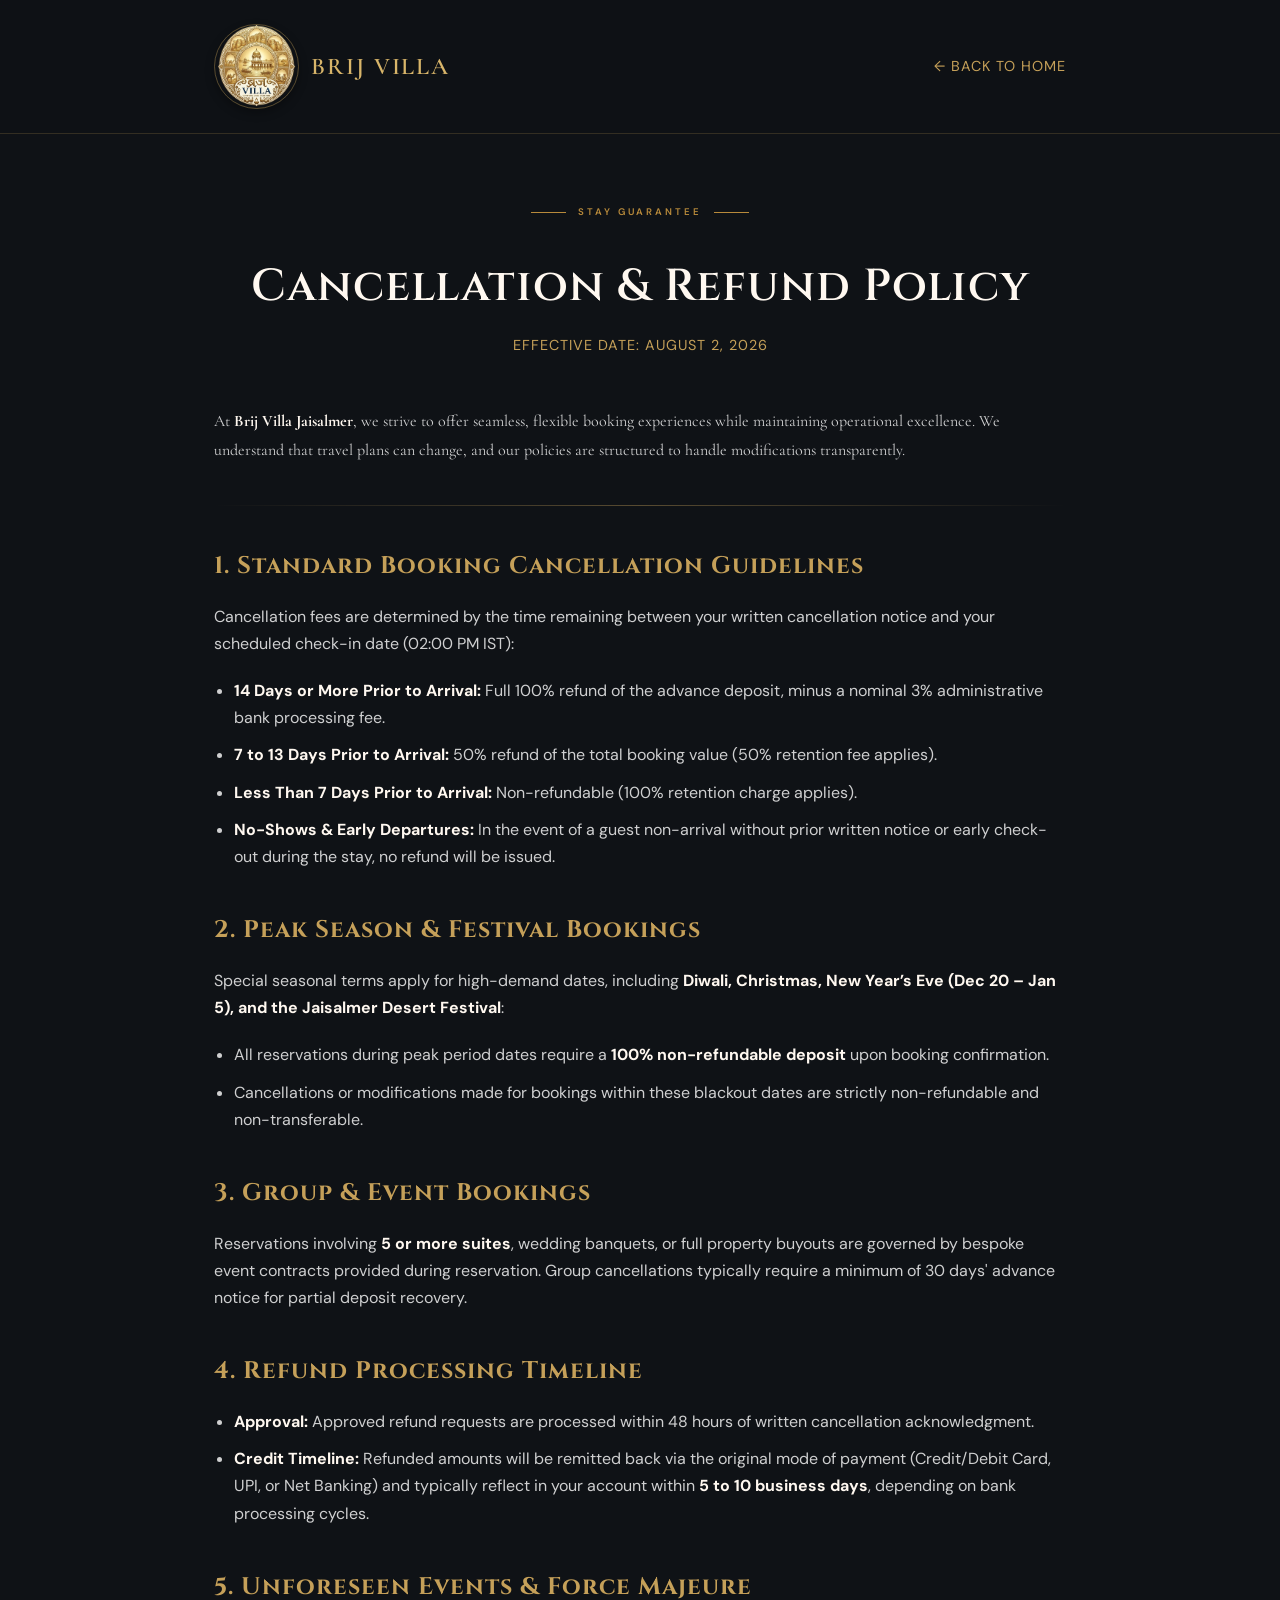
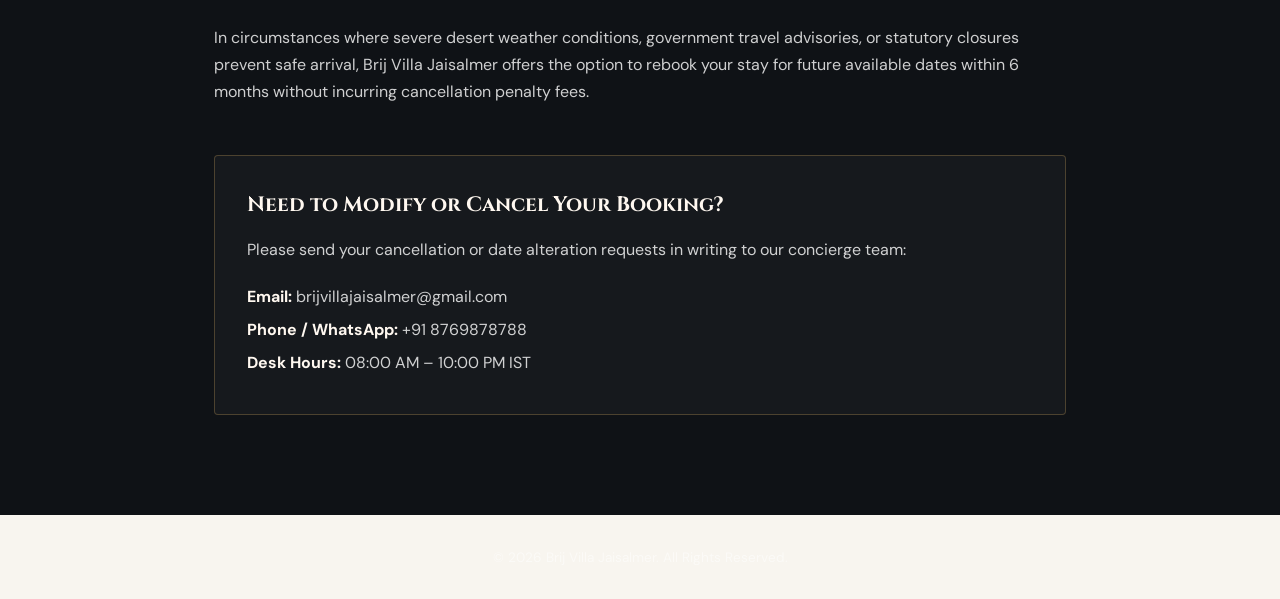
<file: cancellation-policy.html>
<!DOCTYPE html>
<html lang="en">
<head>
  <meta charset="UTF-8">
  <meta name="viewport" content="width=device-width, initial-scale=1.0">
  <title>Cancellation & Refund Policy | Brij Villa Jaisalmer</title>
  
  <!-- Fonts -->
  <link rel="preconnect" href="https://fonts.googleapis.com">
  <link rel="preconnect" href="https://fonts.gstatic.com" crossorigin>
  <link href="https://fonts.googleapis.com/css2?family=Cinzel:wght@400;600;700&family=Cormorant+Garamond:ital,wght@0,400;0,600;1,400&family=DM+Sans:wght@300;400;500&display=swap" rel="stylesheet">
  
  <!-- Stylesheets -->
  <link rel="stylesheet" href="styles.css">
</head>
<body class="legal-page-body">

  <!-- Minimal Header Bar -->
  <header class="legal-header">
    <div class="legal-container">
      <a href="index.html" class="nav-logo">
        <img src="./images/88f17f92-57b8-442e-8bf9-5949bb6d2c0f-removebg-preview.png" alt="Brij Villa Logo" class="nav-logo-img" />
        <div class="logo-text-group">
          <span class="logo-main">Brij Villa</span>
        </div>
      </a>
      <a href="index.html" class="legal-back-btn">&larr; Back to Home</a>
    </div>
  </header>

  <!-- Main Legal Content -->
  <main class="legal-content-section">
    <div class="legal-container">
      
      <!-- Page Header -->
      <div class="legal-title-block">
        <div class="section-eyebrow">
          <div class="line"></div>
          <span>STAY GUARANTEE</span>
          <div class="line"></div>
        </div>
        <h1 class="legal-title">Cancellation & Refund Policy</h1>
        <p class="legal-subtitle">Effective Date: August 2, 2026</p>
      </div>

      <!-- Article Body -->
      <article class="legal-article">
        
        <p class="legal-lead">
          At <strong>Brij Villa Jaisalmer</strong>, we strive to offer seamless, flexible booking experiences while maintaining operational excellence. We understand that travel plans can change, and our policies are structured to handle modifications transparently.
        </p>

        <hr class="legal-divider">

        <h2>1. Standard Booking Cancellation Guidelines</h2>
        <p>
          Cancellation fees are determined by the time remaining between your written cancellation notice and your scheduled check-in date (02:00 PM IST):
        </p>
        
        <ul>
          <li><strong>14 Days or More Prior to Arrival:</strong> Full 100% refund of the advance deposit, minus a nominal 3% administrative bank processing fee.</li>
          <li><strong>7 to 13 Days Prior to Arrival:</strong> 50% refund of the total booking value (50% retention fee applies).</li>
          <li><strong>Less Than 7 Days Prior to Arrival:</strong> Non-refundable (100% retention charge applies).</li>
          <li><strong>No-Shows & Early Departures:</strong> In the event of a guest non-arrival without prior written notice or early check-out during the stay, no refund will be issued.</li>
        </ul>

        <h2>2. Peak Season & Festival Bookings</h2>
        <p>
          Special seasonal terms apply for high-demand dates, including <strong>Diwali, Christmas, New Year’s Eve (Dec 20 – Jan 5), and the Jaisalmer Desert Festival</strong>:
        </p>
        <ul>
          <li>All reservations during peak period dates require a <strong>100% non-refundable deposit</strong> upon booking confirmation.</li>
          <li>Cancellations or modifications made for bookings within these blackout dates are strictly non-refundable and non-transferable.</li>
        </ul>

        <h2>3. Group & Event Bookings</h2>
        <p>
          Reservations involving <strong>5 or more suites</strong>, wedding banquets, or full property buyouts are governed by bespoke event contracts provided during reservation. Group cancellations typically require a minimum of 30 days' advance notice for partial deposit recovery.
        </p>

        <h2>4. Refund Processing Timeline</h2>
        <ul>
          <li><strong>Approval:</strong> Approved refund requests are processed within 48 hours of written cancellation acknowledgment.</li>
          <li><strong>Credit Timeline:</strong> Refunded amounts will be remitted back via the original mode of payment (Credit/Debit Card, UPI, or Net Banking) and typically reflect in your account within <strong>5 to 10 business days</strong>, depending on bank processing cycles.</li>
        </ul>

        <h2>5. Unforeseen Events & Force Majeure</h2>
        <p>
          In circumstances where severe desert weather conditions, government travel advisories, or statutory closures prevent safe arrival, Brij Villa Jaisalmer offers the option to rebook your stay for future available dates within 6 months without incurring cancellation penalty fees.
        </p>

        <div class="legal-contact-card">
          <h3>Need to Modify or Cancel Your Booking?</h3>
          <p>Please send your cancellation or date alteration requests in writing to our concierge team:</p>
          <div class="contact-details">
            <p><strong>Email:</strong> brijvillajaisalmer@gmail.com</p>
            <p><strong>Phone / WhatsApp:</strong> +91 8769878788</p>
            <p><strong>Desk Hours:</strong> 08:00 AM – 10:00 PM IST</p>
          </div>
        </div>

      </article>

    </div>
  </main>

  <!-- Minimal Footer -->
  <footer class="legal-footer">
    <div class="legal-container">
      <p>&copy; 2026 Brij Villa Jaisalmer. All Rights Reserved.</p>
    </div>
  </footer>

</body>
</html>
</file>
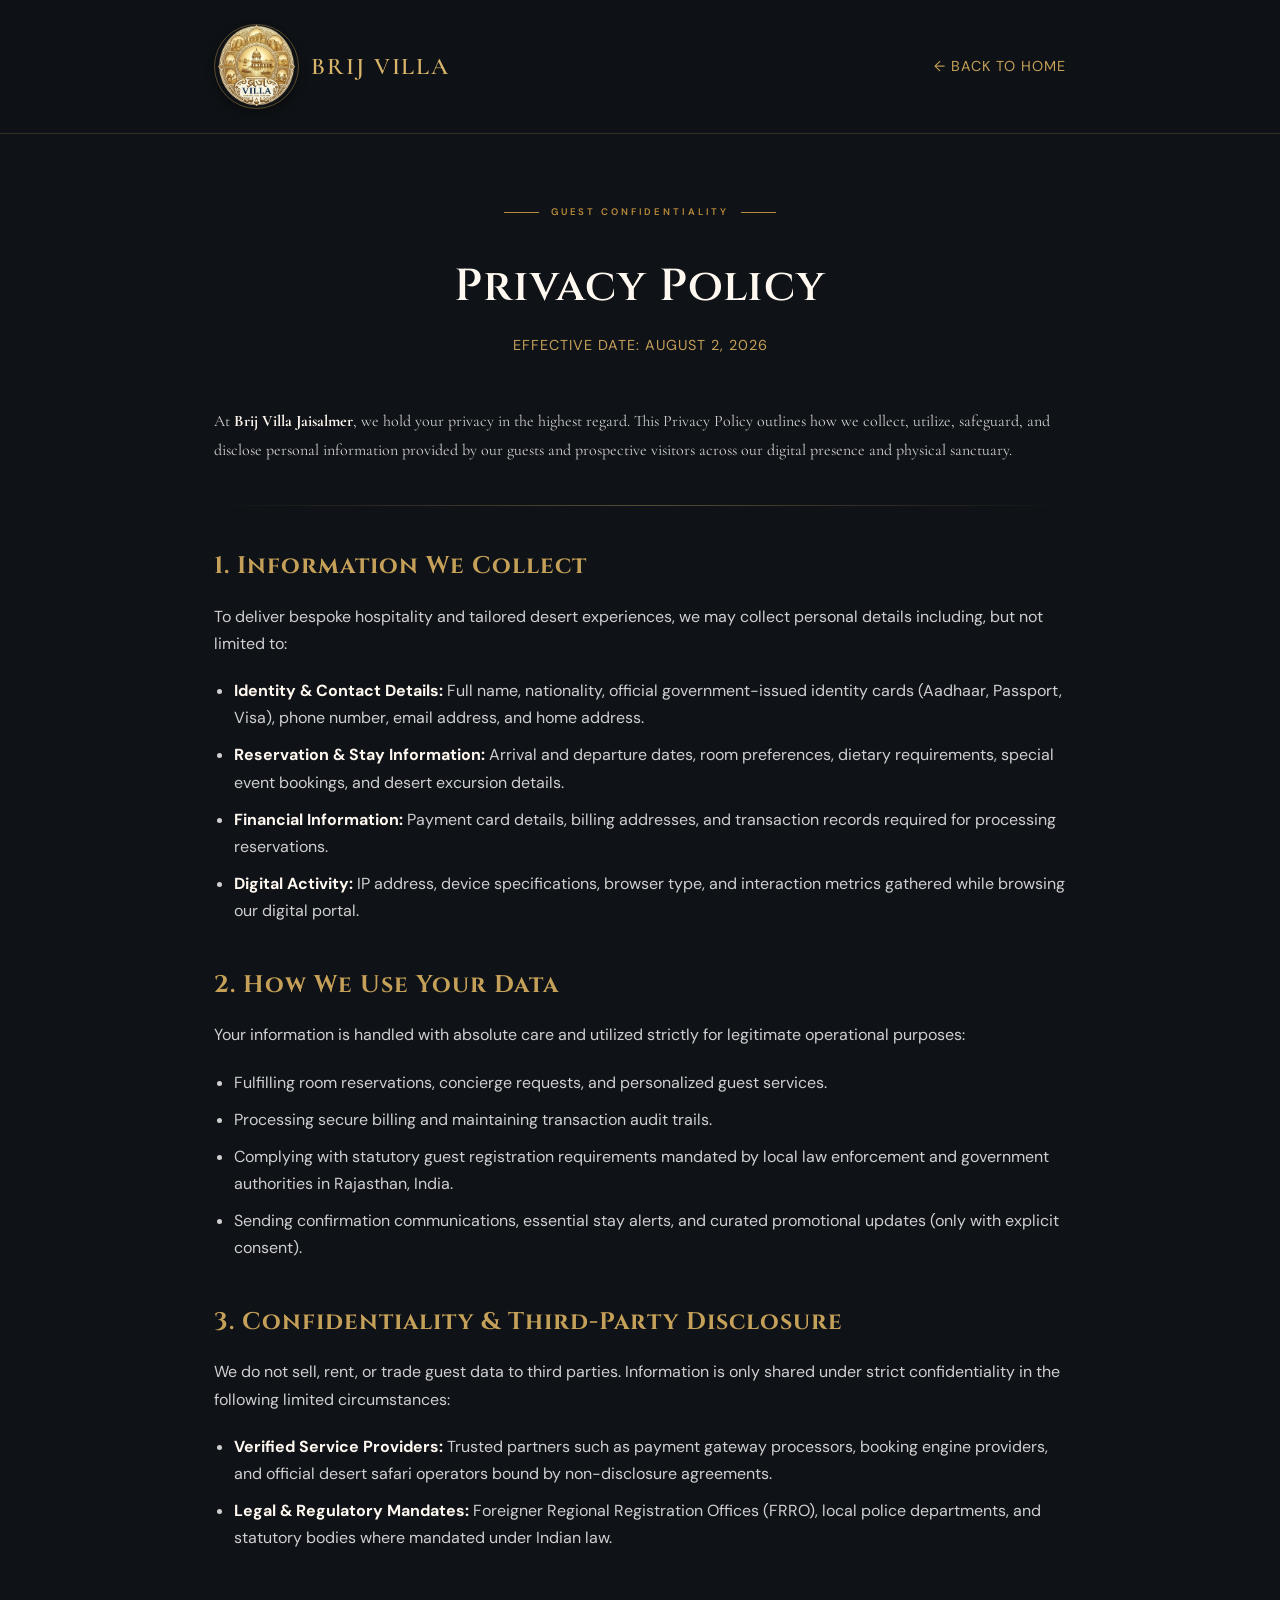
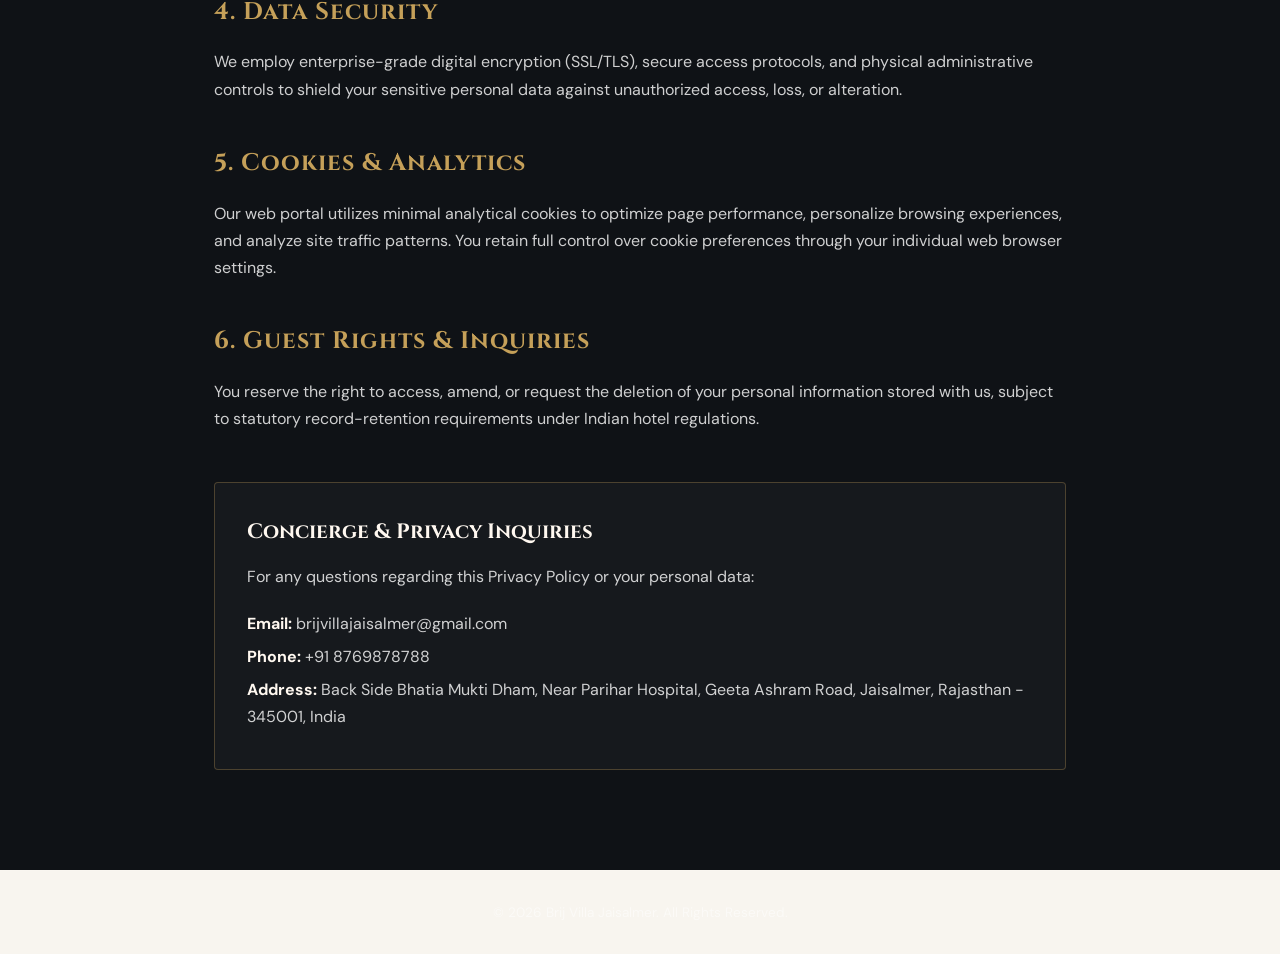
<file: privacy.html>
<!DOCTYPE html>
<html lang="en">
<head>
  <meta charset="UTF-8">
  <meta name="viewport" content="width=device-width, initial-scale=1.0">
  <title>Privacy Policy | Brij Villa Jaisalmer</title>
  
  <!-- Fonts -->
  <link rel="preconnect" href="https://fonts.googleapis.com">
  <link rel="preconnect" href="https://fonts.gstatic.com" crossorigin>
  <link href="https://fonts.googleapis.com/css2?family=Cinzel:wght@400;600;700&family=Cormorant+Garamond:ital,wght@0,400;0,600;1,400&family=DM+Sans:wght@300;400;500&display=swap" rel="stylesheet">
  
  <!-- Stylesheets -->
  <link rel="stylesheet" href="styles.css">
</head>
<body class="legal-page-body">

  <!-- Minimal Header Bar -->
  <header class="legal-header">
    <div class="legal-container">
      <a href="index.html" class="nav-logo">
        <img src="./images/88f17f92-57b8-442e-8bf9-5949bb6d2c0f-removebg-preview.png" alt="Brij Villa Logo" class="nav-logo-img" />
        <div class="logo-text-group">
          <span class="logo-main">Brij Villa</span>
        </div>
      </a>
      <a href="index.html" class="legal-back-btn">&larr; Back to Home</a>
    </div>
  </header>

  <!-- Main Legal Content -->
  <main class="legal-content-section">
    <div class="legal-container">
      
      <!-- Page Header -->
      <div class="legal-title-block">
        <div class="section-eyebrow">
          <div class="line"></div>
          <span>GUEST CONFIDENTIALITY</span>
          <div class="line"></div>
        </div>
        <h1 class="legal-title">Privacy Policy</h1>
        <p class="legal-subtitle">Effective Date: August 2, 2026</p>
      </div>

      <!-- Article Body -->
      <article class="legal-article">
        
        <p class="legal-lead">
          At <strong>Brij Villa Jaisalmer</strong>, we hold your privacy in the highest regard. This Privacy Policy outlines how we collect, utilize, safeguard, and disclose personal information provided by our guests and prospective visitors across our digital presence and physical sanctuary.
        </p>

        <hr class="legal-divider">

        <h2>1. Information We Collect</h2>
        <p>To deliver bespoke hospitality and tailored desert experiences, we may collect personal details including, but not limited to:</p>
        <ul>
          <li><strong>Identity & Contact Details:</strong> Full name, nationality, official government-issued identity cards (Aadhaar, Passport, Visa), phone number, email address, and home address.</li>
          <li><strong>Reservation & Stay Information:</strong> Arrival and departure dates, room preferences, dietary requirements, special event bookings, and desert excursion details.</li>
          <li><strong>Financial Information:</strong> Payment card details, billing addresses, and transaction records required for processing reservations.</li>
          <li><strong>Digital Activity:</strong> IP address, device specifications, browser type, and interaction metrics gathered while browsing our digital portal.</li>
        </ul>

        <h2>2. How We Use Your Data</h2>
        <p>Your information is handled with absolute care and utilized strictly for legitimate operational purposes:</p>
        <ul>
          <li>Fulfilling room reservations, concierge requests, and personalized guest services.</li>
          <li>Processing secure billing and maintaining transaction audit trails.</li>
          <li>Complying with statutory guest registration requirements mandated by local law enforcement and government authorities in Rajasthan, India.</li>
          <li>Sending confirmation communications, essential stay alerts, and curated promotional updates (only with explicit consent).</li>
        </ul>

        <h2>3. Confidentiality & Third-Party Disclosure</h2>
        <p>
          We do not sell, rent, or trade guest data to third parties. Information is only shared under strict confidentiality in the following limited circumstances:
        </p>
        <ul>
          <li><strong>Verified Service Providers:</strong> Trusted partners such as payment gateway processors, booking engine providers, and official desert safari operators bound by non-disclosure agreements.</li>
          <li><strong>Legal & Regulatory Mandates:</strong> Foreigner Regional Registration Offices (FRRO), local police departments, and statutory bodies where mandated under Indian law.</li>
        </ul>

        <h2>4. Data Security</h2>
        <p>
          We employ enterprise-grade digital encryption (SSL/TLS), secure access protocols, and physical administrative controls to shield your sensitive personal data against unauthorized access, loss, or alteration.
        </p>

        <h2>5. Cookies & Analytics</h2>
        <p>
          Our web portal utilizes minimal analytical cookies to optimize page performance, personalize browsing experiences, and analyze site traffic patterns. You retain full control over cookie preferences through your individual web browser settings.
        </p>

        <h2>6. Guest Rights & Inquiries</h2>
        <p>
          You reserve the right to access, amend, or request the deletion of your personal information stored with us, subject to statutory record-retention requirements under Indian hotel regulations.
        </p>

        <div class="legal-contact-card">
          <h3>Concierge & Privacy Inquiries</h3>
          <p>For any questions regarding this Privacy Policy or your personal data:</p>
          <div class="contact-details">
            <p><strong>Email:</strong> brijvillajaisalmer@gmail.com</p>
            <p><strong>Phone:</strong> +91 8769878788</p>
            <p><strong>Address:</strong> Back Side Bhatia Mukti Dham, Near Parihar Hospital, Geeta Ashram Road, Jaisalmer, Rajasthan - 345001, India</p>
          </div>
        </div>

      </article>

    </div>
  </main>

  <!-- Minimal Footer -->
  <footer class="legal-footer">
    <div class="legal-container">
      <p>&copy; 2026 Brij Villa Jaisalmer. All Rights Reserved.</p>
    </div>
  </footer>

</body>
</html>
</file>
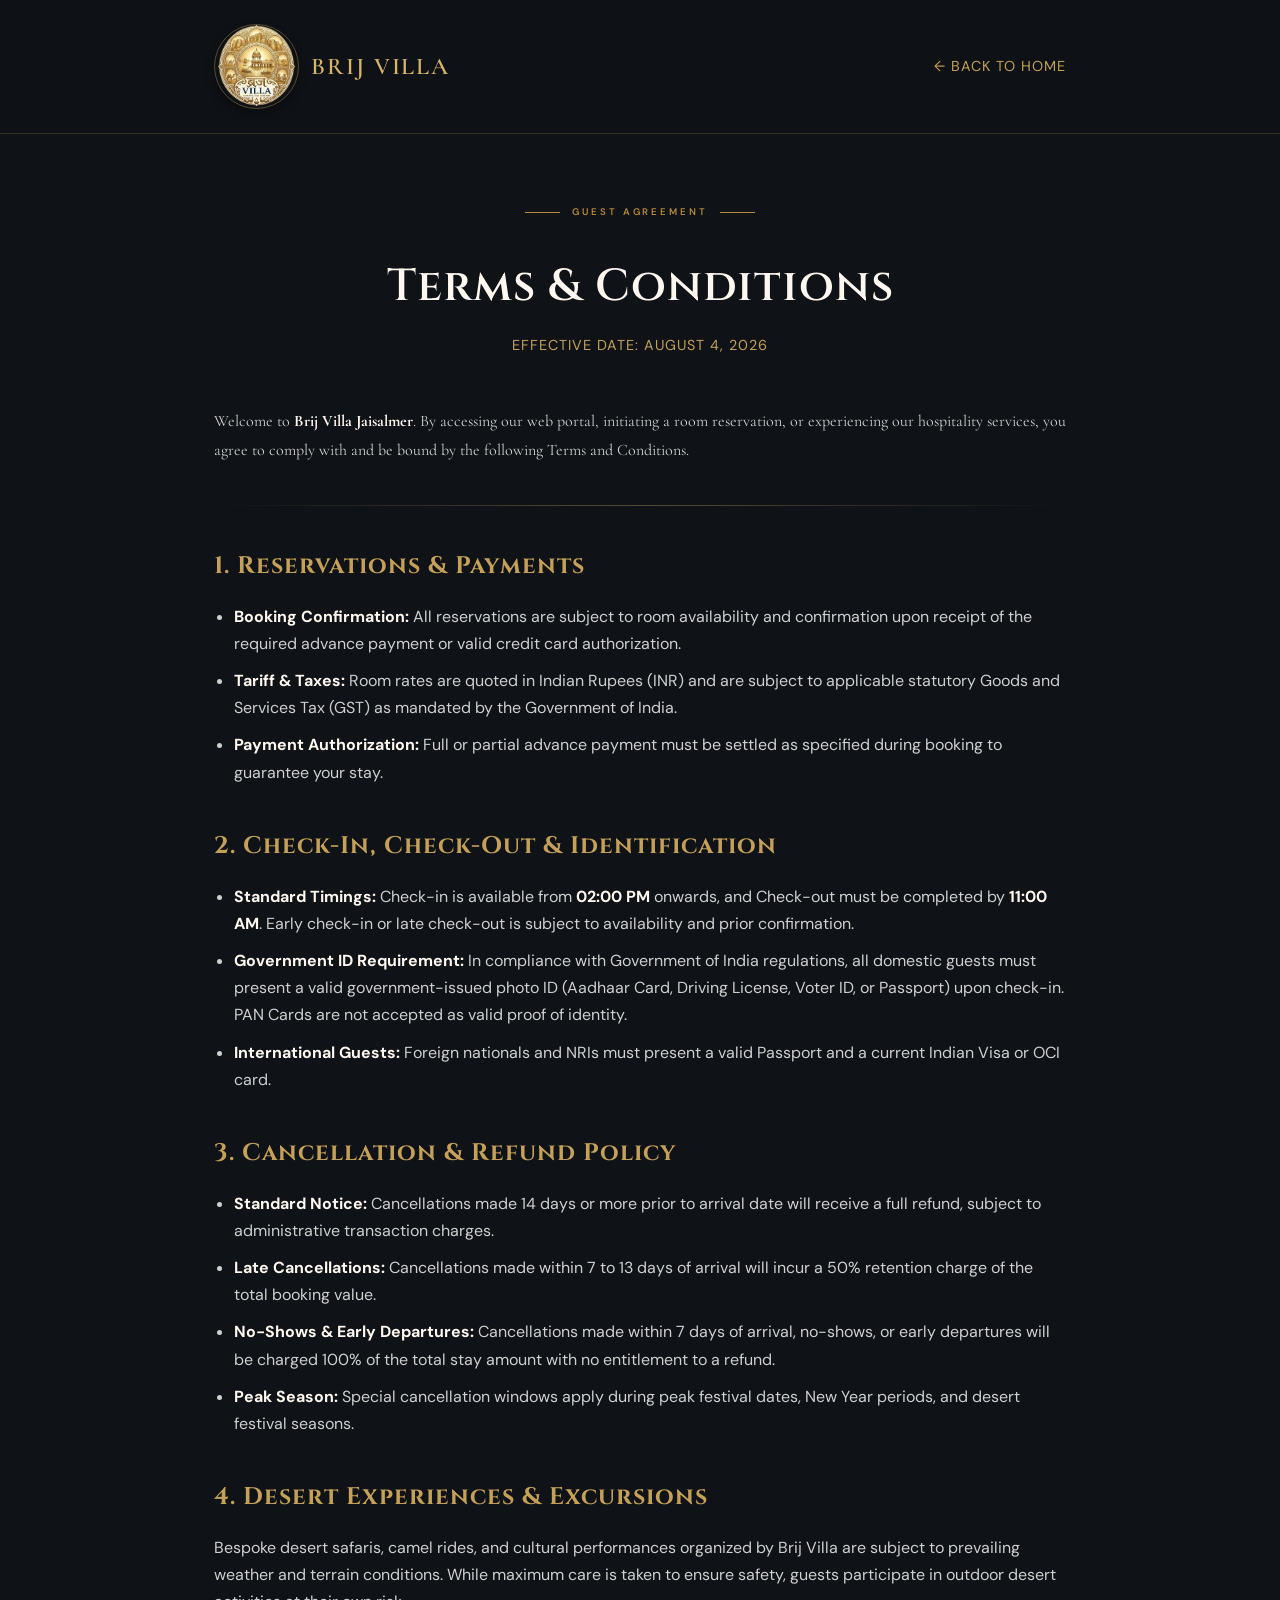
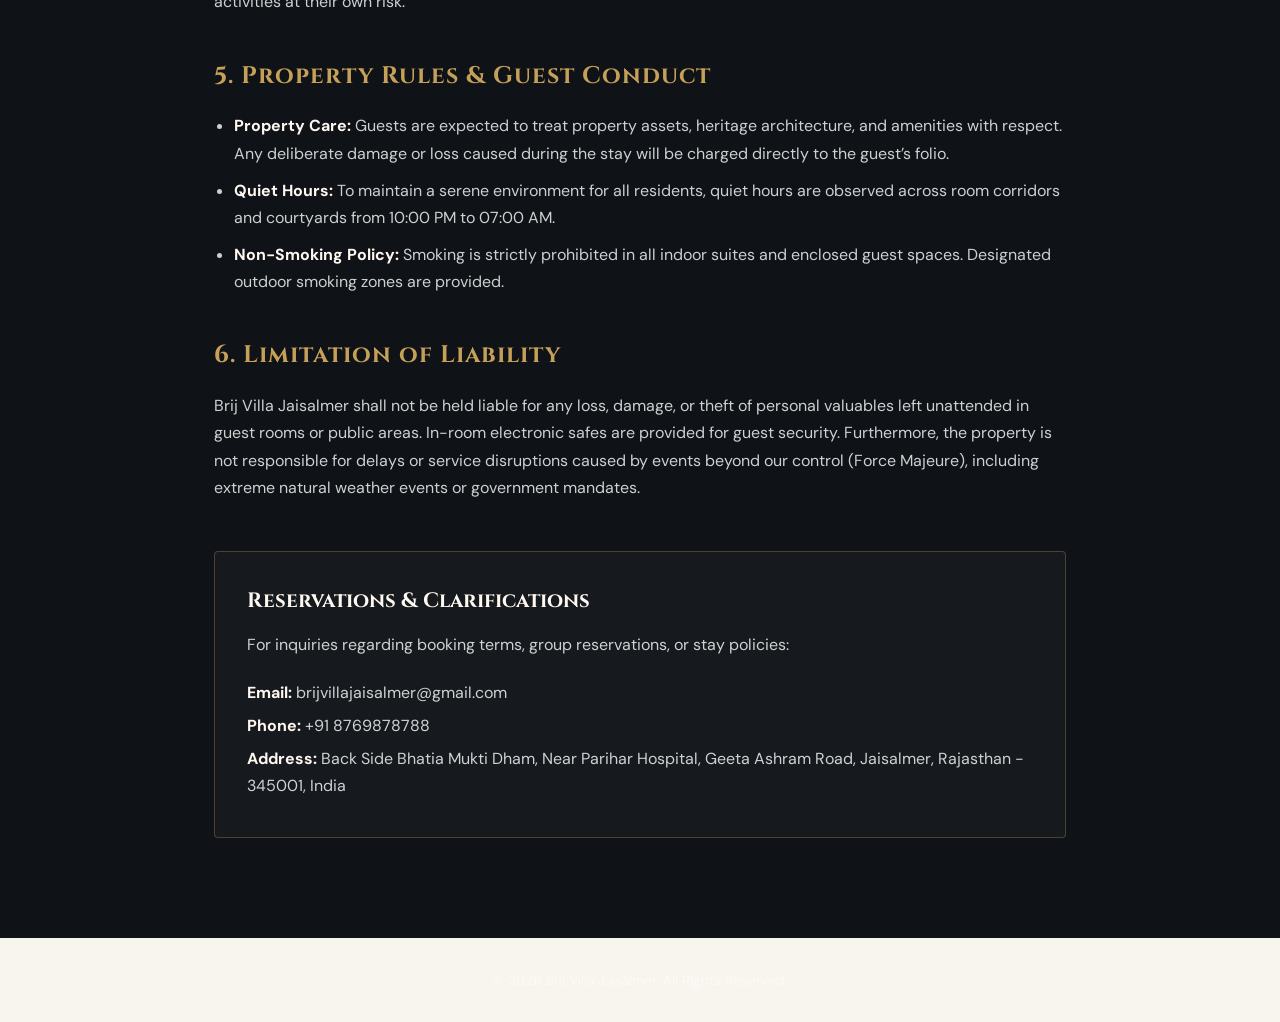
<file: terms.html>
<!DOCTYPE html>
<html lang="en">
<head>
  <meta charset="UTF-8">
  <meta name="viewport" content="width=device-width, initial-scale=1.0">
  <title>Terms & Conditions | Brij Villa Jaisalmer</title>
  
  <!-- Fonts -->
  <link rel="preconnect" href="https://fonts.googleapis.com">
  <link rel="preconnect" href="https://fonts.gstatic.com" crossorigin>
  <link href="https://fonts.googleapis.com/css2?family=Cinzel:wght@400;600;700&family=Cormorant+Garamond:ital,wght@0,400;0,600;1,400&family=DM+Sans:wght@300;400;500&display=swap" rel="stylesheet">
  
  <!-- Stylesheets -->
  <link rel="stylesheet" href="styles.css">
</head>
<body class="legal-page-body">

  <!-- Minimal Header Bar -->
  <header class="legal-header">
    <div class="legal-container">
      <a href="index.html" class="nav-logo">
        <img src="./images/88f17f92-57b8-442e-8bf9-5949bb6d2c0f-removebg-preview.png" alt="Brij Villa Logo" class="nav-logo-img" />
        <div class="logo-text-group">
          <span class="logo-main">Brij Villa</span>
        </div>
      </a>
      <a href="index.html" class="legal-back-btn">&larr; Back to Home</a>
    </div>
  </header>

  <!-- Main Legal Content -->
  <main class="legal-content-section">
    <div class="legal-container">
      
      <!-- Page Header -->
      <div class="legal-title-block">
        <div class="section-eyebrow">
          <div class="line"></div>
          <span>GUEST AGREEMENT</span>
          <div class="line"></div>
        </div>
        <h1 class="legal-title">Terms & Conditions</h1>
        <p class="legal-subtitle">Effective Date: August 4, 2026</p>
      </div>

      <!-- Article Body -->
      <article class="legal-article">
        
        <p class="legal-lead">
          Welcome to <strong>Brij Villa Jaisalmer</strong>. By accessing our web portal, initiating a room reservation, or experiencing our hospitality services, you agree to comply with and be bound by the following Terms and Conditions.
        </p>

        <hr class="legal-divider">

        <h2>1. Reservations & Payments</h2>
        <ul>
          <li><strong>Booking Confirmation:</strong> All reservations are subject to room availability and confirmation upon receipt of the required advance payment or valid credit card authorization.</li>
          <li><strong>Tariff & Taxes:</strong> Room rates are quoted in Indian Rupees (INR) and are subject to applicable statutory Goods and Services Tax (GST) as mandated by the Government of India.</li>
          <li><strong>Payment Authorization:</strong> Full or partial advance payment must be settled as specified during booking to guarantee your stay.</li>
        </ul>

        <h2>2. Check-In, Check-Out & Identification</h2>
        <ul>
          <li><strong>Standard Timings:</strong> Check-in is available from <strong>02:00 PM</strong> onwards, and Check-out must be completed by <strong>11:00 AM</strong>. Early check-in or late check-out is subject to availability and prior confirmation.</li>
          <li><strong>Government ID Requirement:</strong> In compliance with Government of India regulations, all domestic guests must present a valid government-issued photo ID (Aadhaar Card, Driving License, Voter ID, or Passport) upon check-in. PAN Cards are not accepted as valid proof of identity.</li>
          <li><strong>International Guests:</strong> Foreign nationals and NRIs must present a valid Passport and a current Indian Visa or OCI card.</li>
        </ul>

        <h2>3. Cancellation & Refund Policy</h2>
        <ul>
          <li><strong>Standard Notice:</strong> Cancellations made 14 days or more prior to arrival date will receive a full refund, subject to administrative transaction charges.</li>
          <li><strong>Late Cancellations:</strong> Cancellations made within 7 to 13 days of arrival will incur a 50% retention charge of the total booking value.</li>
          <li><strong>No-Shows & Early Departures:</strong> Cancellations made within 7 days of arrival, no-shows, or early departures will be charged 100% of the total stay amount with no entitlement to a refund.</li>
          <li><strong>Peak Season:</strong> Special cancellation windows apply during peak festival dates, New Year periods, and desert festival seasons.</li>
        </ul>

        <h2>4. Desert Experiences & Excursions</h2>
        <p>
          Bespoke desert safaris, camel rides, and cultural performances organized by Brij Villa are subject to prevailing weather and terrain conditions. While maximum care is taken to ensure safety, guests participate in outdoor desert activities at their own risk.
        </p>

        <h2>5. Property Rules & Guest Conduct</h2>
        <ul>
          <li><strong>Property Care:</strong> Guests are expected to treat property assets, heritage architecture, and amenities with respect. Any deliberate damage or loss caused during the stay will be charged directly to the guest’s folio.</li>
          <li><strong>Quiet Hours:</strong> To maintain a serene environment for all residents, quiet hours are observed across room corridors and courtyards from 10:00 PM to 07:00 AM.</li>
          <li><strong>Non-Smoking Policy:</strong> Smoking is strictly prohibited in all indoor suites and enclosed guest spaces. Designated outdoor smoking zones are provided.</li>
        </ul>

        <h2>6. Limitation of Liability</h2>
        <p>
          Brij Villa Jaisalmer shall not be held liable for any loss, damage, or theft of personal valuables left unattended in guest rooms or public areas. In-room electronic safes are provided for guest security. Furthermore, the property is not responsible for delays or service disruptions caused by events beyond our control (Force Majeure), including extreme natural weather events or government mandates.
        </p>

        <div class="legal-contact-card">
          <h3>Reservations & Clarifications</h3>
          <p>For inquiries regarding booking terms, group reservations, or stay policies:</p>
          <div class="contact-details">
            <p><strong>Email:</strong> brijvillajaisalmer@gmail.com</p>
            <p><strong>Phone:</strong> +91 8769878788</p>
            <p><strong>Address:</strong> Back Side Bhatia Mukti Dham, Near Parihar Hospital, Geeta Ashram Road, Jaisalmer, Rajasthan - 345001, India</p>
          </div>
        </div>

      </article>

    </div>
  </main>

  <!-- Minimal Footer -->
  <footer class="legal-footer">
    <div class="legal-container">
      <p>&copy; 2026 Brij Villa Jaisalmer. All Rights Reserved.</p>
    </div>
  </footer>

</body>
</html>
</file>
<file: styles.css>
/* ============================================================
   DESIGN SYSTEM — THE AMAR RESORT
   ============================================================ */
:root {
  /* Brand Colors */
  --gold: #B88A3B;
  --gold-light: #D8B56A;
  --gold-dark: #8E6A2F;

  --royal-blue: #173F7A;

  /* Backgrounds */
  --ivory: #F8F4EB;
  --cream: #FDF9F3;
  --warm-white: #FFFDF9;

  /* Text */
  --charcoal: #2B211A;
  --charcoal-mid: #4A3B2A;

  --brown: #5C3A1E;
  --brown-light: #8B5E3C;

  --text-body: #4A4038;
  --text-muted: #85786D;

  /* Borders */
  --border-gold: rgba(184,138,59,.25);
  --shadow-gold: rgba(184,138,59,.12);

  /* Glass */
  --glass-bg: rgba(255,255,255,.18);
  --glass-border: rgba(184,138,59,.18);
}

*,
*::before,
*::after {
  box-sizing: border-box;
  margin: 0;
  padding: 0;
}

html {
  scroll-behavior: smooth;
  font-size: 16px;
}
html.lenis, html.lenis body {
  height: auto;
}

.lenis.lenis-smooth {
  scroll-behavior: auto !important;
}

.lenis.lenis-smooth [data-lenis-prevent] {
  overscroll-behavior: contain;
}

.lenis.lenis-stopped {
  overflow: hidden;
}

.lenis.lenis-smooth iframe {
  pointer-events: none;
}
body {
  font-family: "DM Sans", sans-serif;
   background: var(--ivory);
   color: var(--text-body);
  overflow-x: hidden;
  line-height: 1.7;
}

/* ============================================================
   SCROLL PROGRESS BAR
   ============================================================ */
#scroll-progress {
  position: fixed;
  top: 0;
  left: 0;
  height: 2px;
  background: linear-gradient(
    90deg,
    var(--gold-dark),
    var(--gold-light),
    var(--gold-dark)
  );
  width: 0%;
  z-index: 9999;
  transition: width 0.1s linear;
}

/* ============================================================
   NAVIGATION
   ============================================================ */
nav {
  position: fixed;
  top: 0;
  left: 0;
  right: 0;
  z-index: 1000;
  padding: 0 5%;
  height: 80px;
  display: flex;
  align-items: center;
  justify-content: space-between;
  background: #F8F5EF;
  transition: all 0.5s cubic-bezier(0.4, 0, 0.2, 1);
}
/* Align Logo Image & Text Side-by-Side */
.nav-logo {
  display: flex !important;
  flex-direction: row !important;
  align-items: center !important;
  gap: 12px !important;
  text-decoration: none;
}

/* Emblem Logo Size */
.nav-logo-img {
  height: 85px;
  width: 85px;
  object-fit: cover;
  border-radius: 50%;
  border: 1px solid rgba(197, 160, 89, 0.4);
  box-shadow: 0 4px 10px rgba(0, 0, 0, 0.3);
  transition: transform 0.3s ease;
}

.nav-logo:hover .nav-logo-img {
  transform: scale(1.05);
  border-color: #c5a059;
}

/* Right Side Text Layout */
.logo-text-group {
  display: flex !important;
  flex-direction: column !important;
  justify-content: center;
  line-height: 1.1;
  text-align: left;
}

.logo-main {
  font-family: 'Cinzel', serif;
  font-size: 1.35rem;
  font-weight: 600;
  letter-spacing: 2px;
  color: #c5a059; /* Gold accent */
  text-transform: uppercase;
  white-space: nowrap;
}

.logo-sub {
  font-family: 'DM Sans', sans-serif;
  font-size: 0.6rem;
  letter-spacing: 1.8px;
  text-transform: uppercase;
  color: rgba(255, 255, 255, 0.65);
  margin-top: 3px;
  white-space: nowrap;
}

/* Mobile Responsiveness */
@media (max-width: 768px) {
  .nav-logo-img {
    height: 38px;
    width: 38px;
  }
  .logo-main {
    font-size: 1.1rem;
  }
  .logo-sub {
    font-size: 0.5rem;
  }
}
nav.scrolled {
  background: #F8F5EF;
  backdrop-filter: blur(20px);
  -webkit-backdrop-filter: blur(20px);
  border-bottom: 1px solid var(--border-gold);
  height: 65px;
}

.nav-logo {
  display: flex;
  flex-direction: column;
  align-items: flex-start;
  text-decoration: none;
}

.nav-logo .logo-main {
  font-family: "Cormorant Garamond", serif;
  font-size: 1.5rem;
  font-weight: 600;
  color: var(--gold-light);
  letter-spacing: 0.08em;
  line-height: 1;
}

.nav-logo .logo-sub {
  display: none;
}

nav .logo-sub {
  display: none;
}

.legal-header .logo-sub {
  display: none;
}

.nav-links {
  display: flex;
  align-items: center;
  gap: 2.5rem;
  list-style: none;
}

.nav-links a {
  text-decoration: none;
  font-family: "DM Sans", sans-serif;
  font-size: 0.75rem;
  font-weight: 500;
  letter-spacing: 0.15em;
  text-transform: uppercase;
  color: #2C2C2C;
  transition: color 0.3s ease;
  position: relative;
}

.nav-links a::after {
  content: "";
  position: absolute;
  bottom: -4px;
  left: 0;
  width: 0;
  height: 1px;
  background: var(--gold);
  transition: width 0.3s ease;
}

.nav-links a:hover {
  color: var(--gold-light);
}
.nav-links a:hover::after {
  width: 100%;
}

.nav-cta {
  background: transparent;
  border: 1px solid var(--gold);
  color: var(--gold-light) !important;
  padding: 0.5rem 1.25rem;
  border-radius: 2px;
  transition: all 0.3s ease !important;
}

.nav-cta:hover {
  background: var(--gold) !important;
  color: var(--charcoal) !important;
}

.nav-cta::after {
  display: none !important;
}

.nav-hamburger {
  display: none;
  position: relative;
  flex-direction: column;
  justify-content: center;
  gap: 5px;
  width: 34px;
  height: 34px;
  cursor: pointer;
  padding: 5px;
  background: none;
  border: none;
  z-index: 1001;
}

.nav-hamburger span {
  display: block;
  width: 24px;
  height: 1.5px;
  background: #2C2C2C;
  transition:
    transform 0.4s cubic-bezier(0.65, 0, 0.35, 1),
    opacity 0.3s ease;
  transform-origin: center;
}

/* Morph into an X when the mobile nav is open */
.nav-hamburger.active span:nth-child(1) {
  transform: translateY(6.5px) rotate(45deg);
}
.nav-hamburger.active span:nth-child(2) {
  opacity: 0;
  transform: scaleX(0);
}
.nav-hamburger.active span:nth-child(3) {
  transform: translateY(-6.5px) rotate(-45deg);
}

.nav-mobile {
  display: flex;
  position: fixed;
  top: 0;
  left: 0;
  right: 0;
  bottom: 0;
  /* Escape the body's 3D perspective containing block so "fixed" anchors
     to the real viewport instead of stretching to full document height */
  transform-style: flat;
  perspective: none;
  background: rgba(26, 24, 21, 0.98);
  backdrop-filter: blur(20px);
  -webkit-backdrop-filter: blur(20px);
  z-index: 999;
  flex-direction: column;
  align-items: center;
  justify-content: center;
  gap: 2.5rem;
  opacity: 0;
  visibility: hidden;
  pointer-events: none;
  transition:
    opacity 0.4s cubic-bezier(0.4, 0, 0.2, 1),
    visibility 0.4s;
}

.nav-mobile.open {
  opacity: 1;
  visibility: visible;
  pointer-events: auto;
}

.nav-mobile a {
  text-decoration: none;
  font-family: "Cormorant Garamond", serif;
  font-size: 2rem;
  font-weight: 400;
  color: var(--ivory);
  letter-spacing: 0.05em;
  transition:
    color 0.3s ease,
    transform 0.3s ease;
  opacity: 0;
  transform: translateY(14px);
}

.nav-mobile.open a {
  opacity: 1;
  transform: translateY(0);
}

.nav-mobile.open a:nth-child(2) {
  transition-delay: 0.06s;
}
.nav-mobile.open a:nth-child(3) {
  transition-delay: 0.11s;
}
.nav-mobile.open a:nth-child(4) {
  transition-delay: 0.16s;
}
.nav-mobile.open a:nth-child(5) {
  transition-delay: 0.21s;
}
.nav-mobile.open a:nth-child(6) {
  transition-delay: 0.26s;
}
.nav-mobile.open a:nth-child(7) {
  transition-delay: 0.31s;
}
.nav-mobile.open a:nth-child(8) {
  transition-delay: 0.36s;
}

.nav-mobile a:hover {
  color: var(--gold-light);
}

.nav-close {
  position: absolute;
  top: 1.5rem;
  right: 5%;
  background: none;
  border: none;
  color: var(--gold-light);
  font-size: 1.5rem;
  cursor: pointer;
  padding: 0.5rem;
}

/* ============================================================
   HERO SECTION
   ============================================================ *//* ============================================================
   HERO SECTION WITH VIDEO BACKGROUND
   ============================================================ */

   /* ============================================================
   HERO TITLE WITH BRAND NAME STYLING
   ============================================================ */
.hero-title {
  display: flex;
  flex-direction: column;
  align-items: center;
  gap: 0.25rem;
  font-family: "Cormorant Garamond", serif;
  color: var(--warm-white);
  margin-bottom: 0.25rem;
  opacity: 0;
  transform: translateY(30px);
  animation: fadeUp 1.2s cubic-bezier(0.4, 0, 0.2, 1) 0.6s forwards;
  letter-spacing: -0.01em;
}

/* Brand Name Accent Styling Inside H1 */
.hero-title .hero-brand-name {
  font-size: clamp(2.8rem, 7.5vw, 6.2rem);
  font-weight: 400;
  color: var(--gold-light);
  letter-spacing: 0.04em;
  text-transform: uppercase;
  text-shadow: 0 4px 20px rgba(0, 0, 0, 0.5);
  line-height: 1;
}

/* Tagline Sub-line Inside H1 */
.hero-title .hero-tagline {
  font-size: clamp(1.8rem, 4.5vw, 3.8rem);
  font-weight: 300;
  color: var(--warm-white);
  line-height: 1.1;
  text-shadow: 0 4px 18px rgba(0, 0, 0, 0.4);
}

.hero-title em {
  font-style: italic;
  color: var(--gold-light);
  font-weight: 400;
}
#hero {
  position: relative;
  height: 100vh;
  min-height: 700px;
  display: flex;
  align-items: center;
  justify-content: center;
  overflow: hidden;
}

/* Background Video Styling */
.hero-video {
  position: absolute;
  inset: 0;
  width: 100%;
  height: 100%;
  object-fit: cover;
  z-index: 0;
}

/* Subtle gradient overlay for text readability */
.hero-overlay {
  position: absolute;
  inset: 0;
  background: linear-gradient(
    180deg,
    rgba(14, 12, 10, 0.38) 0%,
    rgba(26, 20, 16, 0.18) 50%,
    rgba(14, 12, 10, 0.45) 100%
  );
  z-index: 1;
}

.hero-vignette {
  position: absolute;
  inset: 0;
  background: radial-gradient(
    ellipse 88% 88% at 50% 50%,
    transparent 40%,
    rgba(10, 8, 5, 0.2) 78%,
    rgba(10, 8, 5, 0.38) 100%
  );
  z-index: 2;
}

.hero-grid {
  position: absolute;
  inset: 0;
  background-image:
    linear-gradient(rgba(201, 168, 76, 0.04) 1px, transparent 1px),
    linear-gradient(90deg, rgba(201, 168, 76, 0.04) 1px, transparent 1px);
  background-size: 60px 60px;
  opacity: 0.25;
  z-index: 3;
}

.hero-content {
  position: relative;
  z-index: 10;
  text-align: center;
  max-width: 920px;
  padding: 0 5%;
}

.hero-eyebrow {
  display: inline-flex;
  align-items: center;
  gap: 0.75rem;
  margin-bottom: 1.5rem;
  opacity: 0;
  transform: translateY(20px);
  animation: fadeUp 1s cubic-bezier(0.4, 0, 0.2, 1) 0.3s forwards;
}

.hero-eyebrow::before,
.hero-eyebrow::after {
  content: "";
  display: block;
  width: 40px;
  height: 1px;
  background: linear-gradient(90deg, transparent, var(--gold));
}

.hero-eyebrow::after {
  background: linear-gradient(90deg, var(--gold), transparent);
}

.hero-eyebrow span {
  font-family: "DM Sans", sans-serif;
  font-size: 0.65rem;
  font-weight: 500;
  letter-spacing: 0.3em;
  text-transform: uppercase;
  color: var(--gold);
}

.hero-title {
  font-family: "Cormorant Garamond", serif;
  font-size: clamp(3.2rem, 8.5vw, 7.2rem);
  font-weight: 300;
  line-height: 1.05;
  color: var(--warm-white);
  margin-bottom: 0.25rem;
  opacity: 0;
  transform: translateY(30px);
  animation: fadeUp 1.2s cubic-bezier(0.4, 0, 0.2, 1) 0.6s forwards;
  letter-spacing: -0.01em;
  text-shadow: 0 4px 20px rgba(0, 0, 0, 0.4);
}

.hero-title em {
  font-style: italic;
  color: var(--gold-light);
  font-weight: 400;
}

.hero-divider {
  display: flex;
  align-items: center;
  justify-content: center;
  gap: 0.75rem;
  margin: 1.5rem 0;
  opacity: 0;
  animation: fadeIn 1s ease 1.2s forwards;
}

.hero-divider .line {
  width: 60px;
  height: 1px;
  background: linear-gradient(90deg, transparent, var(--gold-dark));
}

.hero-divider .line:last-child {
  background: linear-gradient(90deg, var(--gold-dark), transparent);
}

.hero-divider .diamond {
  width: 6px;
  height: 6px;
  background: var(--gold);
  transform: rotate(45deg);
}

.hero-subtitle {
  font-family: "Cormorant Garamond", serif;
  font-size: clamp(1.1rem, 2.5vw, 1.55rem);
  font-weight: 300;
  font-style: italic;
  color: rgba(248, 244, 237, 0.88);
  margin: 0 auto;
  max-width: 780px;
  line-height: 1.6;
  letter-spacing: 0.03em;
  opacity: 0;
  transform: translateY(20px);
  animation: fadeUp 1s cubic-bezier(0.4, 0, 0.2, 1) 1s forwards;
  text-shadow: 0 2px 10px rgba(0, 0, 0, 0.5);
}

.hero-scroll-hint {
  position: absolute;
  bottom: 2.5rem;
  left: 50%;
  transform: translateX(-50%);
  display: flex;
  flex-direction: column;
  align-items: center;
  gap: 0.5rem;
  opacity: 0;
  z-index: 10;
  animation: fadeIn 1s ease 2s forwards;
}

.hero-scroll-hint span {
  font-size: 0.6rem;
  letter-spacing: 0.25em;
  text-transform: uppercase;
  color: var(--gold-light);
}

.scroll-mouse {
  width: 20px;
  height: 32px;
  border: 1px solid rgba(201, 168, 76, 0.5);
  border-radius: 10px;
  display: flex;
  justify-content: center;
  padding-top: 6px;
}

.scroll-dot {
  width: 3px;
  height: 6px;
  background: var(--gold);
  border-radius: 2px;
  animation: scrollDot 2s ease infinite;
}

@keyframes scrollDot {
  0% {
    transform: translateY(0);
    opacity: 1;
  }
  100% {
    transform: translateY(10px);
    opacity: 0;
  }
}

@keyframes fadeUp {
  to {
    opacity: 1;
    transform: translateY(0);
  }
}

@keyframes fadeIn {
  to {
    opacity: 1;
  }
}
/* ============================================================
   SECTION SHARED STYLES
   ============================================================ */
section {
  position: relative;
}

.section-eyebrow {
  display: inline-flex;
  align-items: center;
  gap: 0.75rem;
  margin-bottom: 1rem;
}

.section-eyebrow .line {
  width: 35px;
  height: 1px;
  background: var(--gold);
  flex-shrink: 0;
}

.section-eyebrow span {
  font-family: "DM Sans", sans-serif;
  font-size: 0.6rem;
  font-weight: 600;
  letter-spacing: 0.3em;
  text-transform: uppercase;
  color: var(--gold);
}

.section-title {
  font-family: "Cormorant Garamond", serif;
  font-size: clamp(2rem, 5vw, 3.75rem);
  font-weight: 400;
  line-height: 1.1;
  letter-spacing: -0.01em;
}

.section-title em {
  font-style: italic;
  color: var(--gold-light);
}

.reveal {
  opacity: 0;
  transform: translateY(40px);
  transition:
    opacity 0.8s cubic-bezier(0.4, 0, 0.2, 1),
    transform 0.8s cubic-bezier(0.4, 0, 0.2, 1);
}

.reveal.visible {
  opacity: 1;
  transform: translateY(0);
}

.reveal-delay-1 {
  transition-delay: 0.1s;
}
.reveal-delay-2 {
  transition-delay: 0.2s;
}
.reveal-delay-3 {
  transition-delay: 0.3s;
}
.reveal-delay-4 {
  transition-delay: 0.4s;
}
.reveal-delay-5 {
  transition-delay: 0.5s;
}

/* ============================================================
   ABOUT SECTION
   ============================================================ */
#about {
  background: var(--cream);
  color: var(--charcoal);
  padding: 8rem 5%;
  overflow: hidden;
}

.about-inner {
  max-width: 1300px;
  margin: 0 auto;
  display: grid;
  grid-template-columns: 1fr 1fr;
  gap: 6rem;
  align-items: center;
}

.about-visual {
  position: relative;
}

.about-img-main {
  width: 100%;
  aspect-ratio: 5/5;
  background: url("./images/hotelfront.png")
    center/cover no-repeat;
  border-radius: 2px;
  box-shadow: 0 30px 80px rgba(26, 24, 21, 0.2);
}

@media (max-width: 768px) {
    #about .about-visual {
        width: 100%;
        min-height: auto;
        height: auto;
        display: block;
        margin-bottom: 40px;
    }

    #about .about-img-main {
        width: 100%;
        height: 250px;
        aspect-ratio: auto;
        background-image: url("./images/jaisalmerfort.jpg");
        background-size: cover;
        background-position: center;
        background-repeat: no-repeat;
        border-radius: 2px;
        display: block;
    }

    #about .about-img-accent {
        display: none;
    }
}

/* .about-img-accent {
  position: absolute;
  width: 55%;
  aspect-ratio: 3/2;
  background: url("./images/jaisalmer.jpg")
    center/cover no-repeat;
  border-radius: 2px;
  bottom: -2.5rem;
  right: -2.5rem;
  border: 6px solid var(--cream);
  box-shadow: 0 20px 50px rgba(26, 24, 21, 0.15);
} */

.about-badge {
  position: absolute;
  top: 2rem;
  left: -2rem;
  background: var(--charcoal);
  border: 1px solid var(--border-gold);
  padding: 1.25rem 1.5rem;
  text-align: center;
  box-shadow: 0 15px 40px rgba(0, 0, 0, 0.3);
}

.about-badge .year {
  display: block;
  font-family: "Cormorant Garamond", serif;
  font-size: 2.5rem;
  font-weight: 300;
  color: var(--gold-light);
  line-height: 1;
}

.about-badge .label {
  display: block;
  font-size: 0.55rem;
  letter-spacing: 0.2em;
  text-transform: uppercase;
  color: var(--text-muted);
  margin-top: 0.35rem;
}

.about-content .section-eyebrow {
  margin-bottom: 1.25rem;
}

.about-content .section-title {
  color: var(--charcoal);
  margin-bottom: 1.5rem;
}

.about-lead {
  font-family: "Cormorant Garamond", serif;
  font-size: 1.35rem;
  font-weight: 400;
  color: var(--brown);
  line-height: 1.6;
  margin-bottom: 1.5rem;
  font-style: italic;
}

.about-body {
  font-size: 0.95rem;
  color: var(--text-body);
  line-height: 1.9;
  margin-bottom: 2rem;
}

.about-stats {
  display: grid;
  grid-template-columns: repeat(3, 1fr);
  gap: 1.5rem;
  padding-top: 2rem;
  border-top: 1px solid rgba(92, 58, 30, 0.15);
}

.stat-item .num {
  font-family: "Cormorant Garamond", serif;
  font-size: 2.5rem;
  font-weight: 400;
  color: var(--brown);
  line-height: 1;
  display: block;
}

.stat-item .stat-label {
  font-size: 0.65rem;
  letter-spacing: 0.15em;
  text-transform: uppercase;
  color: var(--text-muted);
  margin-top: 0.25rem;
  display: block;
}

/* /* ============================================================
   ROOMS SECTION
   ============================================================ */
/* #rooms {
  background: var(--warm-white);
  padding: 8rem 5%;
}

.rooms-header {
  max-width: 1300px;
  margin: 0 auto 4rem;
  display: flex;
  justify-content: space-between;
  align-items: flex-end;
}

.rooms-intro {
  max-width: 500px;
}

.rooms-intro .section-title {
  color: var(--charcoal);
}

.rooms-desc {
  font-size: 0.9rem;
  color: var(--text-muted);
  max-width: 380px;
  line-height: 1.8;
}

.rooms-grid {
  max-width: 1300px;
  margin: 0 auto;
  display: grid;
  grid-template-columns: repeat(3, 1fr);
  gap: 1.5px;
  background: rgba(184,138,59,.08);
}

.room-card {
  position: relative;
  background: #ffffff;
  overflow: hidden;
  cursor: pointer;
}

.room-card:first-child {
  grid-column: span 2;
}

.room-img {
  width: 100%;
  aspect-ratio: 16/10;
  object-fit: cover;
  transition: transform 0.7s cubic-bezier(0.4, 0, 0.2, 1);
}

.room-card:first-child .room-img {
  aspect-ratio: 16/9;
}

.room-card:hover .room-img {
  transform: scale(1.06);
}

.room-overlay {
  position: absolute;
  inset: 0;
  background: linear-gradient(
to top,
rgba(43,33,26,.72),
rgba(43,33,26,.18),
transparent
);
  transition: opacity 0.5s ease;
}

.room-info {
  position: absolute;
  bottom: 0;
  left: 0;
  right: 0;
  padding: 2rem;
  transform: translateY(0);
  transition: transform 0.5s ease;
}

.room-tag {
  display: inline-block;
  font-size: 0.6rem;
  font-weight: 600;
  letter-spacing: 0.2em;
  text-transform: uppercase;
  color: var(--gold);
  border: 1px solid var(--border-gold);
  padding: 0.25rem 0.6rem;
  margin-bottom: 0.75rem;
  background: rgba(184,138,59,.08);
}

.room-name {
  font-family: "Cormorant Garamond", serif;
  font-size: 1.5rem;
  font-weight: 400;
  color: var(--charcoal);
  margin-bottom: 0.5rem;
}

.room-feat {
  display: flex;
  flex-wrap: wrap;
  gap: 0.5rem;
  margin-bottom: 1rem;
}

.room-feat span {
  font-size: 0.65rem;
  color: var(--text-muted);
  letter-spacing: 0.08em;
  display: flex;
  align-items: center;
  gap: 0.3rem;
}

.room-feat span::before {
  content: "✦";
  color: var(--gold-dark);
  font-size: 0.5rem;
}

.room-cta {
  display: inline-flex;
  align-items: center;
  gap: 0.5rem;
  font-size: 0.7rem;
  letter-spacing: 0.12em;
  text-transform: uppercase;
  color: var(--royal-blue);
  text-decoration: none;
  opacity: 0;
  transform: translateY(10px);
  transition: all 0.4s ease;
}

.room-card:hover .room-cta {
  opacity: 1;
  transform: translateY(0);
}

.room-cta .arrow {
  transition: transform 0.3s ease;
}
.room-cta:hover .arrow {
  transform: translateX(5px);
}

/* Room image backgrounds */
/* .rm1 {
  background: url("https://images.unsplash.com/photo-1631049307264-da0ec9d70304?w=1200&q=85")
    center/cover no-repeat;
}
.rm2 {
  background: url("https://images.unsplash.com/photo-1618773928121-c32242e63f39?w=800&q=85")
    center/cover no-repeat;
}
.rm3 {
  background: url("https://images.unsplash.com/photo-1611892440504-42a792e24d32?w=800&q=85")
    center/cover no-repeat;
}

.room-img-div {
  width: 100%;
  transition: transform 0.7s cubic-bezier(0.4, 0, 0.2, 1);
}

.room-card:first-child .room-img-div {
  aspect-ratio: 16/9;
}
.room-card:not(:first-child) .room-img-div {
  aspect-ratio: 16/10;
}
.room-card:hover .room-img-div {
  transform: scale(1.06);
}  */


/* Brij VILLA ROOMS */
#rooms{padding:120px 6%;background:var(--warm-white)}
.rooms-layout{max-width:1400px;margin:auto;display:grid;grid-template-columns:38% 62%;gap:80px}
.rooms-left{position:sticky;top:120px;align-self:start}
.rooms-left .section-title{font-family:"Cormorant Garamond",serif;font-size:3.4rem;line-height:1.1;color:var(--charcoal);margin:20px 0}
.rooms-left .section-title em{color:var(--gold)}
.rooms-text{color:var(--text-muted);line-height:1.9;max-width:420px;margin-bottom:40px}
.room-nav{display:flex;flex-direction:column;gap:18px;margin-bottom:40px}
.room-nav-item{background:none;border:none;text-align:left;cursor:pointer;font:600 1rem "DM Sans",sans-serif;color:#999;display:flex;gap:16px;align-items:center;transition:.35s}
.room-nav-item span{color:var(--gold)}
.room-nav-item.active,.room-nav-item:hover{color:var(--charcoal);transform:translateX(8px)}
.rooms-right{display:flex;flex-direction:column;gap:0;width:100%;min-width:0}
.home-rooms-slider{width:100%;min-width:0}
.home-rooms-track{display:flex;flex-direction:column;gap:140px;width:100%}
.home-rooms-controls{display:none}
.room-showcase{
    min-height: auto;
    margin-bottom: 100px;
}
.room-image{overflow:hidden;border-radius:24px;box-shadow:0 20px 50px rgba(0,0,0,.1)}
.room-image img{width:100%;aspect-ratio:16/10;object-fit:cover;display:block;transition:transform .8s}
.room-showcase:hover img{transform:scale(1.05)}
.room-content{

    width:84%;

    margin:-70px auto 0;

    background:#fff;

    padding:50px;

    position:relative;

    z-index:5;

    box-shadow:0 18px 45px rgba(0,0,0,.08);

}

.room-label{

    display:block;

    font-size:.85rem;

    letter-spacing:.18em;

    text-transform:uppercase;

    font-weight:700;

    color:var(--gold);

    margin-bottom:16px;

}

.room-content h3{

    font-family:"Cormorant Garamond",serif;

    font-size:3rem;

    line-height:1.15;

    color:var(--charcoal);

    font-weight:500;

    margin-bottom:24px;

}

.room-content p{

    font-size:1.05rem;

    color:var(--text-muted);

    line-height:1.9;

    max-width:620px;

    margin-bottom:42px;

}
/* ============================================================
   LUXURY MINIMAL ROOM AMENITIES (THE BRIJ VILLA)
   ============================================================ */
.room-info {
  display: grid;
  grid-template-columns: repeat(2, 1fr);
  gap: 1.25rem 2.5rem;
  padding-top: 1.75rem;
  border-top: 1px solid var(--border-gold);
}

.room-item {
  display: flex;
  align-items: center;
  gap: 1rem;
  padding: 0.25rem 0;
  transition: transform 0.3s ease;
}

.room-item:hover {
  transform: translateX(4px);
}

.room-item i {
  font-size: 0.9rem;
  color: var(--gold);
  width: 16px;
  text-align: center;
  flex-shrink: 0;
  opacity: 0.9;
}

.room-item span {
  font-family: "Cormorant Garamond", serif;
  font-size: 1.05rem;
  font-weight: 400;
  letter-spacing: 0.03em;
  color: var(--charcoal-mid);
  white-space: nowrap;
}

/* Mobile Responsiveness */
@media (max-width: 600px) {
  .room-info {
    grid-template-columns: 1fr;
    gap: 1rem;
  }


}.room-label{color:var(--gold);text-transform:uppercase;letter-spacing:.2em;font-size:.72rem;font-weight:700}
.room-content h3{margin:14px 0 18px;font-family:"Cormorant Garamond",serif;color:var(--charcoal);font-size:2.4rem}
.room-content p{color:var(--text-muted);line-height:1.9;margin-bottom:28px}
.room-features{display:grid;grid-template-columns:repeat(2,1fr);gap:16px;margin-bottom:30px}
.feature{background:var(--ivory);padding:14px 18px;border-radius:12px}
.room-btn{display:inline-flex;padding:15px 28px;border-radius:999px;background:var(--royal-blue);color:#fff;text-decoration:none;transition:.35s}
.room-btn:hover{transform:translateY(-4px);background:var(--gold)}


@media(max-width:992px){.rooms-layout{grid-template-columns:1fr}.rooms-left{position:relative;top:0}.room-content{margin:-50px auto 0;width:90%}.room-showcase{min-height:auto}}
@media(max-width:768px){
#rooms{padding:80px 24px;overflow:hidden}
.rooms-layout{min-width:0}
.rooms-right{overflow:hidden;max-width:100%}
.home-rooms-slider{overflow:hidden}
.home-rooms-track{flex-direction:row;gap:0;transition:transform .45s cubic-bezier(.4,0,.2,1);will-change:transform;touch-action:pan-y}
.home-rooms-track .room-showcase{flex:0 0 100%;width:100%;min-width:0;margin-bottom:0;max-width:100%}
.home-rooms-controls{display:flex;justify-content:center;align-items:center;gap:12px;margin-top:28px;padding:0;width:100%;box-sizing:border-box}
.home-room-slider-btn{display:inline-flex;align-items:center;justify-content:center;gap:8px;min-height:48px;flex:1 1 0;max-width:160px;padding:12px 16px;border:1px solid var(--border-gold,#e8dcc8);background:#fff;border-radius:999px;font:600 .875rem "DM Sans",sans-serif;color:var(--charcoal);cursor:pointer;transition:background .3s,color .3s,border-color .3s;-webkit-tap-highlight-color:transparent}
.home-room-slider-btn i{font-size:.75rem}
.home-room-slider-btn:not(:disabled):hover,.home-room-slider-btn:not(:disabled):focus-visible{background:var(--charcoal);color:#fff;border-color:var(--charcoal)}
.home-room-slider-btn:disabled{opacity:.35;cursor:not-allowed}
.rooms-left .section-title{font-size:2.5rem}.room-content{padding:24px;margin-top:-30px;width:95%}.room-content h3{font-size:2rem}.room-features{grid-template-columns:1fr}.room-image img{aspect-ratio:4/3}}



/* ============================================================
   HOME COUNTER SECTION
   ============================================================ */
#home-counter.home-counter {
  background: var(--charcoal);
  padding: 4.5rem 6%;
  border-top: 1px solid rgba(184, 138, 59, 0.3);
  border-bottom: 1px solid rgba(184, 138, 59, 0.3);
  position: relative;
  overflow: hidden;
}

#home-counter.home-counter::before,
#home-counter.home-counter::after {
  content: "";
  position: absolute;
  left: 50%;
  transform: translateX(-50%);
  width: 120px;
  height: 2px;
  background: var(--gold);
}

#home-counter.home-counter::before {
  top: -1px;
}

#home-counter.home-counter::after {
  bottom: -1px;
}

.home-counter-inner {
  display: flex;
  align-items: center;
  justify-content: space-between;
  max-width: 1100px;
  margin: 0 auto;
  width: 100%;
}

.home-counter-item {
  display: flex;
  flex-direction: column;
  align-items: center;
  text-align: center;
  padding: 0 1rem;
  flex: 1;
  min-width: 0;
}

.home-counter-num {
  font-family: "Cormorant Garamond", serif;
  font-size: 3.5rem;
  font-weight: 300;
  color: var(--gold);
  line-height: 1;
  letter-spacing: 0.03em;
  margin-bottom: 0.75rem;
}

.home-counter-label {
  font-family: "DM Sans", sans-serif;
  font-size: 0.72rem;
  font-weight: 500;
  text-transform: uppercase;
  letter-spacing: 0.22em;
  color: rgba(255, 255, 255, 0.75);
}

.home-counter-divider {
  width: 1px;
  height: 55px;
  flex-shrink: 0;
  background: linear-gradient(
    to bottom,
    transparent,
    rgba(184, 138, 59, 0.6),
    transparent
  );
}

@media (max-width: 768px) {
  #home-counter.home-counter {
    padding: 3.5rem 24px;
  }

  .home-counter-inner {
    display: grid;
    grid-template-columns: repeat(2, 1fr);
    gap: 2.5rem 1rem;
  }

  .home-counter-divider {
    display: none;
  }

  .home-counter-num {
    font-size: 2.8rem;
  }

  .home-counter-label {
    font-size: 0.65rem;
    letter-spacing: 0.16em;
  }
}

@media (max-width: 360px) {
  .home-counter-num {
    font-size: 2.4rem;
  }

  .home-counter-inner {
    gap: 2rem 0.75rem;
  }
}



/* ==========================================================
   FACILITIES SECTION (Brij VILA)
   ========================================================== */

#facilities {
    padding: 100px 5%;
    background: #ffffff;
}

.facilities-container {
    max-width: 1400px;
    margin: 0 auto;
}

/* Section Header */
.facilities-header {
    text-align: center;
    margin-bottom: 70px;
}

.facilities-eyebrow {
    display: block;
    font-size: 0.8rem;
    font-weight: 700;
    letter-spacing: 0.22em;
    text-transform: uppercase;
    color: var(--gold, #9f875c);
    margin-bottom: 12px;
}

.facilities-title {
    font-family: "Cormorant Garamond", serif;
    font-size: 3.2rem;
    font-weight: 600;
    color: var(--charcoal, #222222);
    line-height: 1.1;
}

/* Facilities Grid Layout */
.facilities-grid {
    display: grid;
    grid-template-columns: repeat(4, 1fr);
    position: relative;
}

/* Card Styling */
.facility-card {
    text-align: center;
    padding: 20px 35px;
    position: relative;
    transition: transform 0.35s ease;
}

/* Subtle vertical dividers between items */
.facility-card:not(:last-child)::after {
    content: "";
    position: absolute;
    right: 0;
    top: 15%;
    height: 70%;
    width: 1px;
    background: rgba(0, 0, 0, 0.08);
}

.facility-card:hover {
    transform: translateY(-5px);
}

/* Icon Setup */
.facility-icon {
    font-size: 2.8rem;
    color: var(--gold, #9f875c);
    margin-bottom: 25px;
    display: inline-block;
}

/* Title & Description */
.facility-card h3 {
    font-family: "Cormorant Garamond", serif;
    font-size: 1.75rem;
    font-weight: 600;
    color: var(--charcoal, #222222);
    margin-bottom: 16px;
}

.facility-card p {
    font-size: 0.92rem;
    color: var(--text-muted, #666666);
    line-height: 1.75;
    margin: 0 auto;
    max-width: 280px;
}

/* ==========================================================
   RESPONSIVE DESIGN
   ========================================================== */

@media (max-width: 1024px) {
    .facilities-grid {
        grid-template-columns: repeat(2, 1fr);
        gap: 40px 0;
    }

    .facility-card:nth-child(2)::after {
        display: none; /* Hide line after 2nd item on tablet */
    }

    .facility-card {
        border-bottom: 1px solid rgba(0, 0, 0, 0.06);
        padding-bottom: 40px;
    }

    .facility-card:nth-last-child(-n+2) {
        border-bottom: none;
    }
}

@media (max-width: 600px) {
    #facilities {
        padding: 70px 20px;
    }

    .facilities-title {
        font-size: 2.4rem;
    }

    .facilities-grid {
        grid-template-columns: 1fr;
        gap: 35px 0;
    }

    .facility-card::after {
        display: none !important; /* Hide vertical lines on mobile */
    }

    .facility-card {
        border-bottom: 1px solid rgba(0, 0, 0, 0.06);
        padding-bottom: 35px;
    }

    .facility-card:last-child {
        border-bottom: none;
    }
}
/* SVG Icon Sizing & Color */
.facility-icon {
    width: 60px;
    height: 60px;
    margin: 0 auto 25px auto;
    color: var(--gold, #9f875c);
    display: flex;
    align-items: center;
    justify-content: center;
    transition: transform 0.35s ease, color 0.35s ease;
}

.facility-icon svg {
    width: 100%;
    height: 100%;
    display: block;
}

.facility-card:hover .facility-icon {
    transform: scale(1.08);
    color: var(--gold-dark, #836d46);
}
/*==========================================================
  EXPLORE JAISALMER
==========================================================*/
/* ==========================================================
   GLOBAL SECTION SETUP & CONTAINER LAYOUT
   ========================================================== */

#explore {
    position: relative;
    padding: 120px 6% 180px;
    background: var(--cream, var(--warm-white, #fdfbf7));
    overflow: hidden;
}

.explore-heading {
    max-width: 1400px;
    margin: 0 auto 55px;
}

.explore-layout {
    max-width: 1400px;
    margin: auto;
    display: grid;
    grid-template-columns: 38% 62%;
    gap: 80px;
    position: relative;
    z-index: 2;
}

.explore-wrapper {
    max-width: 1400px;
    margin: auto;
    position: relative;
    display: flex;
    align-items: center;
}

/* ==========================================================
   LEFT SIDE (STICKY CONTENT & HEADING)
   ========================================================== */

.explore-left {
    position: sticky;
    top: 120px;
    align-self: start;
}

.explore-left .section-title {
    margin: 20px 0;
    font-size: 3.4rem;
    line-height: 1.1;
    color: var(--charcoal, #1f1f1f);
}

.explore-left .section-title em {
    color: var(--gold, #9f875c);
}

.explore-text {
    max-width: 430px;
    color: var(--text-muted, #666666);
    line-height: 1.9;
    margin-bottom: 45px;
}

/* ==========================================================
   NAVIGATION (VERTICAL LIST & DOTS SLIDER)
   ========================================================== */

/* Vertical List Nav */
.explore-nav {
    display: flex;
    flex-direction: column;
    gap: 18px;
}

.explore-nav-item {
    background: none;
    border: none;
    outline: none;
    cursor: pointer;
    display: flex;
    align-items: center;
    gap: 18px;
    text-align: left;
    font-family: "DM Sans", sans-serif;
    font-size: 1rem;
    font-weight: 600;
    color: #9b9b9b;
    transition: transform 0.35s ease, color 0.35s ease;
}

.explore-nav-item span {
    color: var(--gold, #9f875c);
    font-size: 0.95rem;
    font-weight: 700;
    letter-spacing: 0.08em;
}

.explore-nav-item::before {
    content: "";
    width: 0;
    height: 2px;
    background: var(--gold, #9f875c);
    transition: width 0.35s ease;
}

.explore-nav-item:hover {
    color: var(--charcoal, #1f1f1f);
    transform: translateX(8px);
}

.explore-nav-item:hover::before {
    width: 24px;
}

.explore-nav-item.active {
    color: var(--charcoal, #1f1f1f);
    transform: translateX(12px);
}

.explore-nav-item.active span {
    color: var(--gold-dark, #836d46);
}

.explore-nav-item.active::before {
    width: 34px;
}

/* Dots Navigation (Slider Variant) */
.explore-wrapper .explore-nav {
    position: absolute;
    left: 35px;
    top: 50%;
    transform: translateY(-50%);
    z-index: 30;
}

.explore-dot {
    width: 20px;
    height: 20px;
    border-radius: 50%;
    border: 2px solid rgba(255, 255, 255, 0.9);
    background: rgba(0, 0, 0, 0.25);
    backdrop-filter: blur(4px);
    cursor: pointer;
    transition: transform 0.3s ease, border-color 0.3s ease, background 0.3s ease;
    position: relative;
    outline: none;
    padding: 0;
}

.explore-dot::after {
    content: "";
    position: absolute;
    inset: 4px;
    border-radius: 50%;
    background: var(--gold, #9f875c);
    opacity: 0;
    transform: scale(0.5);
    transition: opacity 0.35s ease, transform 0.35s ease;
}

.explore-dot.active {
    border-color: var(--gold, #9f875c);
    background: rgba(0, 0, 0, 0.4);
}

.explore-dot.active::after {
    opacity: 1;
    transform: scale(1);
}

.explore-dot:hover {
    transform: scale(1.2);
    border-color: #ffffff;
}

/* Hover Tooltip on Dots */
.dot-tooltip {
    position: absolute;
    left: 32px;
    top: 50%;
    transform: translateY(-50%) translateX(-8px);
    background: var(--charcoal, #1f1f1f);
    color: #ffffff;
    font-size: 0.75rem;
    font-weight: 600;
    letter-spacing: 0.05em;
    padding: 6px 14px;
    border-radius: 4px;
    white-space: nowrap;
    opacity: 0;
    visibility: hidden;
    pointer-events: none;
    transition: opacity 0.3s ease, transform 0.3s ease, visibility 0.3s ease;
    box-shadow: 0 5px 15px rgba(0, 0, 0, 0.15);
}

.explore-dot:hover .dot-tooltip {
    opacity: 1;
    visibility: visible;
    transform: translateY(-50%) translateX(0);
}

/* ==========================================================
   RIGHT SIDE & PLACE SHOWCASE
   ========================================================== */

.explore-right {
    display: flex;
    flex-direction: column;
    gap: 140px;
}

.place-showcase {
    margin-bottom: 100px;
}

.place-showcase:last-child {
    margin-bottom: 0;
}

/* Place Image Card */
.place-image {
    position: relative;
    overflow: hidden;
    border-radius: 24px;
    box-shadow: 0 20px 55px rgba(0, 0, 0, 0.10);
}

.place-image img {
    width: 100%;
    aspect-ratio: 16 / 10;
    object-fit: cover;
    display: block;
    transition: transform 0.9s cubic-bezier(0.22, 0.61, 0.36, 1);
}

.place-showcase:hover .place-image img {
    transform: scale(1.06);
}

.place-image::after {
    content: "";
    position: absolute;
    inset: 0;
    background: linear-gradient(
        to top,
        rgba(18, 18, 18, 0.18),
        rgba(18, 18, 18, 0.02),
        transparent
    );
    pointer-events: none;
}

/* Floating Content Card */
.place-content {
    width: 84%;
    margin: -75px auto 0;
    background: #ffffff;
    position: relative;
    z-index: 5;
    padding: 52px;
    box-shadow: 0 20px 60px rgba(0, 0, 0, 0.08);
    transition: transform 0.45s ease, box-shadow 0.45s ease;
}

.place-content::before {
    content: "";
    position: absolute;
    left: 52px;
    top: 0;
    width: 70px;
    height: 3px;
    background: linear-gradient(
        90deg,
        var(--gold, #9f875c),
        var(--gold-light, #c5b38f)
    );
}

.place-showcase:hover .place-content {
    transform: translateY(-10px);
    box-shadow: 0 30px 70px rgba(0, 0, 0, 0.10);
}

.place-label {
    display: inline-block;
    color: var(--gold, #9f875c);
    font-size: 0.72rem;
    font-weight: 700;
    letter-spacing: 0.25em;
    text-transform: uppercase;
    margin-bottom: 18px;
}

.place-content h3 {
    font-family: "Cormorant Garamond", serif;
    font-size: 3rem;
    line-height: 1.15;
    font-weight: 500;
    color: var(--charcoal, #1f1f1f);
    margin-bottom: 24px;
}

.place-content p {
    font-size: 1rem;
    color: var(--text-muted, #666666);
    line-height: 1.9;
    margin-bottom: 40px;
    max-width: 620px;
}

.place-info {
    display: flex;
    flex-wrap: wrap;
    gap: 40px;
    margin-bottom: 42px;
}

.place-item {
    display: flex;
    align-items: center;
    gap: 12px;
    color: #555555;
    font-size: 0.96rem;
}

.place-item i {
    color: var(--gold, #9f875c);
    font-size: 1.1rem;
}

.place-content .room-btn {
    display: inline-flex;
    align-items: center;
    justify-content: center;
    padding: 15px 34px;
    border-radius: 999px;
    text-decoration: none;
    background: var(--royal-blue, #1a2b4c);
    color: #ffffff;
    font-size: 0.78rem;
    font-weight: 600;
    letter-spacing: 0.15em;
    text-transform: uppercase;
    transition: background 0.35s ease, color 0.35s ease, transform 0.35s ease;
}

.place-content .room-btn:hover {
    background: var(--gold, #9f875c);
    color: var(--charcoal, #1f1f1f);
    transform: translateY(-4px);
}

/* ==========================================================
   EXPLORE SLIDER VARIANT (JAISALMER SECTION)
   ========================================================== */

.explore-image {
    width: 78%;
    position: relative;
    overflow: hidden;
    border-radius: 8px;
    box-shadow: 0 30px 80px rgba(0, 0, 0, 0.12);
}

.explore-image img {
    width: 100%;
    display: block;
    aspect-ratio: 16 / 10;
    object-fit: cover;
    transition: opacity 0.3s ease, transform 0.6s ease;
}

.image-overlay {
    position: absolute;
    inset: 0;
    background: linear-gradient(90deg, rgba(0, 0, 0, 0.45) 0%, rgba(0, 0, 0, 0) 40%);
    pointer-events: none;
}

.explore-image:hover img {
    transform: scale(1.04);
}

.explore-image.fade-out img {
    opacity: 0.2;
}

/* Floating Card Variant */
.explore-content {
    position: absolute;
    right: 0;
    top: 50%;
    transform: translateY(-50%);
    width: 38%;
    background: #ffffff;
    padding: 50px;
    border-radius: 6px;
    border-left: 3px solid var(--gold, #9f875c);
    box-shadow: 0 25px 70px rgba(0, 0, 0, 0.09);
    z-index: 50;
    transition: transform 0.45s ease, box-shadow 0.45s ease, opacity 0.3s ease;
}

.explore-content:hover {
    transform: translateY(-50%) translateY(-6px);
    box-shadow: 0 35px 85px rgba(0, 0, 0, 0.14);
}

.explore-content.fade-anim {
    opacity: 0;
    transform: translateY(-50%) translateY(12px);
}

.explore-label {
    display: block;
    font-size: 0.8rem;
    font-weight: 700;
    letter-spacing: 0.18em;
    text-transform: uppercase;
    color: var(--gold, #9f875c);
    margin-bottom: 14px;
}

.explore-content h3 {
    font-family: "Cormorant Garamond", serif;
    font-size: 2.8rem;
    line-height: 1.1;
    color: var(--charcoal, #1f1f1f);
    margin-bottom: 20px;
    font-weight: 600;
}

.explore-content p {
    color: var(--text-muted, #666666);
    font-size: 0.98rem;
    line-height: 1.85;
    margin-bottom: 35px;
    max-width: 470px;
}

.explore-meta {
    display: flex;
    align-items: center;
    flex-wrap: wrap;
    gap: 24px;
    margin-bottom: 40px;
    padding-top: 20px;
    border-top: 1px solid rgba(0, 0, 0, 0.06);
}

.meta-item {
    display: flex;
    align-items: center;
    gap: 8px;
    color: var(--charcoal, #444444);
    font-size: 0.88rem;
    font-weight: 600;
}

.meta-item i {
    color: var(--gold, #9f875c);
    font-size: 1rem;
}

.explore-btn {
    display: inline-flex;
    align-items: center;
    gap: 14px;
    padding: 18px 36px;
    background: var(--charcoal, #1f1f1f);
    color: #ffffff;
    text-decoration: none;
    text-transform: uppercase;
    letter-spacing: 0.18em;
    font-size: 0.72rem;
    font-weight: 600;
    border-radius: 2px;
    transition: background 0.35s ease, color 0.35s ease, transform 0.35s ease;
}

.explore-btn i {
    transition: transform 0.35s ease;
}

.explore-btn:hover {
    background: var(--gold, #9f875c);
    color: #ffffff;
}

.explore-btn:hover i {
    transform: translateX(6px);
}

/* ==========================================================
   WATERMARK
   ========================================================== */

.explore-watermark {
    margin-top: 100px;
    text-align: center;
    font-family: "Cormorant Garamond", serif;
    font-size: 8rem;
    font-weight: 600;
    letter-spacing: 6px;
    text-transform: uppercase;
    color: rgba(0, 0, 0, 0.035);
    line-height: 1;
    white-space: nowrap;
    user-select: none;
    pointer-events: none;
}

/* ==========================================================
   RESPONSIVE DESIGN
   ========================================================== */

@media (max-width: 1200px) {
    .explore-content {
        width: 42%;
        padding: 40px;
    }
    .explore-content h3 {
        font-size: 2.4rem;
    }
}

@media (max-width: 992px) {
    #explore {
        padding: 100px 24px 150px;
    }

    .explore-layout {
        grid-template-columns: 1fr;
        gap: 70px;
    }

    .explore-wrapper {
        display: block;
    }

    .explore-left {
        position: relative;
        top: 0;
    }

    .explore-left .section-title {
        font-size: 2.8rem;
    }

    .explore-wrapper .explore-nav {
        position: relative;
        left: auto;
        top: auto;
        transform: none;
        flex-direction: row;
        justify-content: center;
        margin-bottom: 30px;
    }

    .dot-tooltip {
        display: none;
    }

    .image-overlay {
        background: rgba(0, 0, 0, 0.1);
    }

    .explore-image {
        width: 100%;
    }

    .explore-content {
        position: relative;
        width: 90%;
        right: auto;
        top: auto;
        transform: none;
        margin: -60px auto 0;
        border-left: none;
        border-top: 3px solid var(--gold, #9f875c);
    }

    .explore-content:hover {
        transform: translateY(-6px);
    }

    .explore-content.fade-anim {
        transform: translateY(12px);
    }

    .explore-watermark {
        font-size: 5rem;
        letter-spacing: 4px;
    }
}

@media (max-width: 768px) {
    #explore {
        padding: 80px 20px 100px;
    }

    .explore-heading {
        margin-bottom: 35px;
    }

    .explore-left .section-title {
        font-size: 2.2rem;
    }

    .explore-nav {
        gap: 14px;
    }

    .explore-nav-item {
        font-size: 0.95rem;
    }

    .explore-image img {
        aspect-ratio: 4 / 3;
    }

    .explore-content {
        width: 95%;
        padding: 28px 22px;
        margin-top: -30px;
    }

    .explore-content h3 {
        font-size: 2rem;
        margin-bottom: 14px;
    }

    .explore-content p {
        font-size: 0.92rem;
        margin-bottom: 25px;
    }

    .explore-meta {
        gap: 16px;
        margin-bottom: 30px;
    }

    .explore-btn {
        width: 100%;
        justify-content: center;
    }

    .explore-watermark {
        font-size: 3rem;
        letter-spacing: 2px;
        white-space: normal;
    }
}







/* ============================================================
   WEDDINGS SECTION
   ============================================================ */
#weddings {
  background: var(--charcoal-mid);
  padding: 8rem 5%;
  overflow: hidden;
  position: relative;
}

.weddings-bg-pattern {
  position: absolute;
  inset: 0;
  background-image:
    radial-gradient(
      circle at 20% 80%,
      rgba(201, 168, 76, 0.05) 0%,
      transparent 50%
    ),
    radial-gradient(
      circle at 80% 20%,
      rgba(107, 124, 92, 0.05) 0%,
      transparent 50%
    );
}

.weddings-inner {
  max-width: 1300px;
  margin: 0 auto;
}

.weddings-headline {
  text-align: center;
  max-width: 700px;
  margin: 0 auto 5rem;
}

.weddings-headline .section-title {
  color: var(--ivory);
  margin-bottom: 1.5rem;
}

.weddings-headline p {
  font-family: "Cormorant Garamond", serif;
  font-size: 1.1rem;
  font-style: italic;
  color: rgba(248, 244, 237, 0.6);
  line-height: 1.7;
}

.weddings-showcase {
  display: grid;
  grid-template-columns: 1.2fr 1fr;
  gap: 3rem;
  align-items: stretch;
  margin-bottom: 4rem;
}

.weddings-main-img {
  position: relative;
  border-radius: 2px;
  overflow: hidden;
}

.weddings-main-img .img {
  width: 100%;
  height: 100%;
  min-height: 500px;
  background: url("https://images.unsplash.com/photo-1519741497674-611481863552?w=1000&q=85")
    center/cover no-repeat;
}

.weddings-main-img .gold-frame {
  position: absolute;
  inset: 1rem;
  border: 1px solid rgba(201, 168, 76, 0.25);
  pointer-events: none;
}

.weddings-content {
  display: flex;
  flex-direction: column;
  justify-content: center;
  gap: 2rem;
}

.weddings-feature {
  padding: 1.75rem;
  border: 1px solid rgba(201, 168, 76, 0.12);
  background: rgba(255, 253, 249, 0.03);
  border-radius: 2px;
  transition: all 0.4s ease;
  position: relative;
  overflow: hidden;
}

.weddings-feature::before {
  content: "";
  position: absolute;
  top: 0;
  left: 0;
  width: 3px;
  height: 100%;
  background: linear-gradient(to bottom, var(--gold-dark), var(--gold));
  transform: scaleY(0);
  transform-origin: top;
  transition: transform 0.4s ease;
}

.weddings-feature:hover::before {
  transform: scaleY(1);
}
.weddings-feature:hover {
  border-color: rgba(201, 168, 76, 0.3);
}

.wf-icon {
  font-size: 1.5rem;
  margin-bottom: 0.75rem;
  display: block;
}

.wf-title {
  font-family: "Cormorant Garamond", serif;
  font-size: 1.2rem;
  font-weight: 500;
  color: var(--gold-light);
  margin-bottom: 0.5rem;
}

.wf-desc {
  font-size: 0.85rem;
  color: var(--text-muted);
  line-height: 1.7;
}

.weddings-bottom {
  display: grid;
  grid-template-columns: repeat(4, 1fr);
  gap: 1.5px;
  background: rgba(201, 168, 76, 0.08);
}

.wb-item {
  background: rgba(255, 253, 249, 0.02);
  padding: 2.5rem 2rem;
  text-align: center;
  border-bottom: 2px solid transparent;
  transition: all 0.3s ease;
}

.wb-item:hover {
  background: rgba(255, 253, 249, 0.05);
  border-bottom-color: var(--gold);
}

.wb-num {
  font-family: "Cormorant Garamond", serif;
  font-size: 3rem;
  font-weight: 300;
  color: var(--gold);
  display: block;
  line-height: 1;
}

.wb-label {
  font-size: 0.65rem;
  letter-spacing: 0.2em;
  text-transform: uppercase;
  color: var(--text-muted);
  display: block;
  margin-top: 0.5rem;
}

/* ============================================================
   GALLERY SECTION
   ============================================================ *//* ==========================================================
   GALLERY SECTION (Brij VILA)
   ========================================================== */

#gallery {
    padding: 100px 5%;
    background: #111111; /* Dark luxury background */
    color: #ffffff;
}

.gallery-header {
    text-align: center;
    max-width: 700px;
    margin: 0 auto 50px auto;
}

.gallery-header p {
    color: var(--text-muted, #aaaaaa);
    font-size: 0.98rem;
    line-height: 1.6;
}

/* Gallery Grid Styling */
.gallery-grid {
    display: grid;
    grid-template-columns: repeat(3, 1fr);
    gap: 20px;
    max-width: 1300px;
    margin: 0 auto;
}

.g-item {
    position: relative;
    border-radius: 4px;
    overflow: hidden;
    aspect-ratio: 4 / 3;
    cursor: pointer;
}

.g-img {
    width: 100%;
    height: 100%;
    object-fit: cover;
    display: block;
    transition: transform 0.6s cubic-bezier(0.16, 1, 0.3, 1);
}

.g-overlay {
    position: absolute;
    inset: 0;
    background: rgba(0, 0, 0, 0.45);
    display: flex;
    align-items: center;
    justify-content: center;
    opacity: 0;
    transition: opacity 0.35s ease;
}

.g-overlay svg {
    width: 32px;
    height: 32px;
    color: var(--gold, #9f875c);
    transform: scale(0.8);
    transition: transform 0.35s ease;
}

/* Hover States */
.g-item:hover .g-img {
    transform: scale(1.08);
}

.g-item:hover .g-overlay {
    opacity: 1;
}

.g-item:hover .g-overlay svg {
    transform: scale(1);
}

/* Note / Instagram Footer */
.gallery-note {
    text-align: center;
    margin-top: 40px;
    font-size: 0.95rem;
    color: var(--text-muted, #cccccc);
}
/* ==========================================
   Gallery Section - Primary CTA Button
   ========================================== */

/* CTA Container Positioning */
#gallery .reveal {
    text-align: center;
    margin-top: 2.5rem;
}

/* Primary Button Base Style */
#gallery .btn-primary {
    display: inline-flex;
    align-items: center;
    justify-content: center;
    gap: 0.75rem;
    padding: 0.9rem 2.25rem;
    
    /* Typography */
    font-family: 'Cinzel', serif;
    font-size: 0.85rem;
    font-weight: 600;
    letter-spacing: 2px;
    text-transform: uppercase;
    text-decoration: none;
    
    /* Luxury Palette */
    color: var(--charcoal, #121212);
    background: linear-gradient(135deg, #d4af37 0%, #9f875c 100%);
    border: 1px solid var(--gold, #9f875c);
    border-radius: 0; /* Sharp, editorial corners */
    
    /* Shadow & Transition */
    box-shadow: 0 4px 15px rgba(159, 135, 92, 0.2);
    transition: all 0.4s cubic-bezier(0.16, 1, 0.3, 1);
    position: relative;
    overflow: hidden;
    cursor: pointer;
}

/* Arrow Icon Transition */
#gallery .btn-primary i {
    font-size: 0.8rem;
    transition: transform 0.3s ease;
}

/* Hover State */
#gallery .btn-primary:hover {
    color: #ffffff;
    background: transparent;
    border-color: var(--gold, #d4af37);
    box-shadow: 0 6px 20px rgba(212, 175, 55, 0.35);
    transform: translateY(-2px);
}

/* Icon Movement on Hover */
#gallery .btn-primary:hover i {
    transform: translateX(5px);
}

/* Active / Click State */
#gallery .btn-primary:active {
    transform: translateY(0);
    box-shadow: 0 2px 10px rgba(159, 135, 92, 0.2);
}
/* Responsive Adjustments */
@media (max-width: 900px) {
    .gallery-grid {
        grid-template-columns: repeat(2, 1fr);
        gap: 15px;
    }
}

@media (max-width: 550px) {
    #gallery {
        padding: 70px 20px;
    }

    .gallery-grid {
        grid-template-columns: 1fr;
        gap: 15px;
    }
}





/* ============================================================
   AMENITIES SECTION
   ============================================================ */
#amenities {
  background: var(--cream);
  color: var(--charcoal);
  padding: 8rem 5%;
}

.amenities-inner {
  max-width: 1300px;
  margin: 0 auto;
}

.amenities-header {
  text-align: center;
  max-width: 600px;
  margin: 0 auto 4rem;
}

.amenities-header .section-title {
  color: var(--charcoal);
  margin-bottom: 1rem;
}

.amenities-header p {
  font-size: 0.9rem;
  color: var(--text-muted);
}

.amenities-grid {
  display: grid;
  grid-template-columns: repeat(4, 1fr);
  gap: 1.5rem;
}

.amenity-card {
  padding: 2.5rem 2rem;
  background: var(--warm-white);
  border: 1px solid rgba(92, 58, 30, 0.08);
  border-radius: 2px;
  text-align: center;
  transition: all 0.4s ease;
  position: relative;
  overflow: hidden;
}

.amenity-card::after {
  content: "";
  position: absolute;
  bottom: 0;
  left: 0;
  right: 0;
  height: 2px;
  background: linear-gradient(90deg, var(--gold-dark), var(--gold-light));
  transform: scaleX(0);
  transition: transform 0.4s ease;
}

.amenity-card:hover {
  transform: translateY(-6px);
  box-shadow: 0 20px 40px rgba(0, 0, 0, 0.08);
}
.amenity-card:hover::after {
  transform: scaleX(1);
}

.amenity-icon {
  font-size: 2.25rem;
  margin-bottom: 1.25rem;
  display: block;
  filter: drop-shadow(0 4px 8px rgba(92, 58, 30, 0.1));
}

.amenity-name {
  font-family: "Cormorant Garamond", serif;
  font-size: 1.15rem;
  font-weight: 500;
  color: var(--charcoal);
  margin-bottom: 0.75rem;
}

.amenity-desc {
  font-size: 0.8rem;
  color: var(--text-muted);
  line-height: 1.7;
}

/* ============================================================
   LOCATION SECTION
   ============================================================ */
#location {
  background: var(--charcoal);
  padding: 8rem 5%;
}

.location-inner {
  max-width: 1300px;
  margin: 0 auto;
  display: grid;
  grid-template-columns: 1fr 1.1fr;
  gap: 5rem;
  align-items: center;
}

.location-content .section-title {
  color: var(--ivory);
  margin-bottom: 1.5rem;
}

.location-lead {
  font-family: "Cormorant Garamond", serif;
  font-size: 1.15rem;
  font-style: italic;
  color: rgba(248, 244, 237, 0.6);
  margin-bottom: 2rem;
  line-height: 1.7;
}

.location-address {
  padding: 1.5rem;
  border: 1px solid var(--border-gold);
  background: rgba(201, 168, 76, 0.04);
  margin-bottom: 2rem;
  border-radius: 2px;
}

.location-address .addr-line {
  font-size: 0.85rem;
  color: var(--text-muted);
  line-height: 2;
  display: flex;
  align-items: flex-start;
  gap: 0.75rem;
}

.addr-icon {
  color: var(--gold);
  flex-shrink: 0;
  margin-top: 3px;
}

.location-highlights {
  display: grid;
  grid-template-columns: 1fr 1fr;
  gap: 1rem;
  margin-bottom: 2rem;
}

.loc-highlight {
  display: flex;
  align-items: center;
  gap: 0.75rem;
  padding: 1rem 1.25rem;
  background: rgba(255, 253, 249, 0.03);
  border: 1px solid rgba(255, 255, 255, 0.05);
  border-radius: 2px;
}

.loc-highlight .dot {
  width: 6px;
  height: 6px;
  background: var(--gold);
  border-radius: 50%;
  flex-shrink: 0;
}

.loc-highlight span {
  font-size: 0.78rem;
  color: rgba(248, 244, 237, 0.7);
}

.location-phones {
  display: flex;
  flex-direction: column;
  gap: 0.75rem;
  margin-bottom: 2rem;
}

.phone-link {
  display: flex;
  align-items: center;
  gap: 0.75rem;
  text-decoration: none;
  font-size: 0.95rem;
  color: var(--ivory);
  font-family: "DM Sans", sans-serif;
  transition: color 0.3s ease;
}

.phone-link:hover {
  color: var(--gold-light);
}

.phone-link .ph-icon {
  color: var(--gold);
  font-size: 1rem;
}

.map-container {
  border-radius: 2px;
  overflow: hidden;
  box-shadow: 0 30px 80px rgba(0, 0, 0, 0.4);
  border: 1px solid var(--border-gold);
  position: relative;
}

.map-frame {
  width: 100%;
  height: 450px;
  border: none;
  display: block;
}

.map-overlay-badge {
  position: absolute;
  top: 1.5rem;
  right: 1.5rem;
  background: rgba(26, 24, 21, 0.9);
  border: 1px solid var(--border-gold);
  backdrop-filter: blur(10px);
  padding: 1rem 1.25rem;
  border-radius: 2px;
}

.map-overlay-badge .resort-name {
  font-family: "Cormorant Garamond", serif;
  font-size: 0.9rem;
  font-weight: 500;
  color: var(--gold-light);
  display: block;
}

.map-overlay-badge .loc-tag {
  font-size: 0.65rem;
  color: var(--text-muted);
  letter-spacing: 0.1em;
  text-transform: uppercase;
}
/* ==========================================================
   TESTIMONIALS SECTION (Brij VILA)
   ========================================================== */

#testimonials {
    padding: 100px 5%;
    background: #fdfbf7; /* Warm luxury ivory background */
}

.testimonials-inner {
    max-width: 1300px;
    margin: 0 auto;
}

.testimonials-header {
    text-align: center;
    margin-bottom: 60px;
}

.testimonials-track {
    display: grid;
    grid-template-columns: repeat(3, 1fr);
    gap: 30px;
}

/* Card Container */
.testimonial-card {
    background: #ffffff;
    padding: 40px 35px;
    border-radius: 6px;
    border: 1px solid rgba(159, 135, 92, 0.15); /* Light gold border */
    box-shadow: 0 10px 30px rgba(0, 0, 0, 0.03);
    display: flex;
    flex-direction: column;
    justify-content: space-between;
    transition: transform 0.35s ease, box-shadow 0.35s ease;
}

.testimonial-card:hover {
    transform: translateY(-6px);
    box-shadow: 0 15px 35px rgba(0, 0, 0, 0.08);
}

/* Stars Rating */
.stars {
    color: var(--gold, #9f875c);
    font-size: 1.1rem;
    letter-spacing: 2px;
    margin-bottom: 20px;
}

/* Review Quote Text */
.testimonial-text {
    font-size: 0.98rem;
    color: var(--charcoal, #333333);
    line-height: 1.75;
    font-style: italic;
    margin-bottom: 30px;
}

/* Author Section */
.testimonial-author {
    display: flex;
    align-items: center;
    gap: 15px;
    border-top: 1px solid rgba(0, 0, 0, 0.06);
    padding-top: 20px;
}

.author-avatar {
    width: 44px;
    height: 44px;
    border-radius: 50%;
    background: var(--gold, #9f875c);
    color: #ffffff;
    font-family: "Cormorant Garamond", serif;
    font-weight: 700;
    font-size: 1.2rem;
    display: flex;
    align-items: center;
    justify-content: center;
    flex-shrink: 0;
}

.author-name {
    display: block;
    font-family: "Cormorant Garamond", serif;
    font-size: 1.2rem;
    font-weight: 600;
    color: var(--charcoal, #222222);
}

.author-loc {
    display: block;
    font-size: 0.82rem;
    color: var(--text-muted, #777777);
    margin-top: 2px;
}

/* Footer Rating Badge */
.testimonial-source {
    text-align: center;
    margin-top: 50px;
    font-size: 0.9rem;
    color: var(--text-muted, #666666);
    font-weight: 500;
}

/* Responsive Grid */
@media (max-width: 992px) {
    .testimonials-track {
        grid-template-columns: repeat(2, 1fr);
    }
}

@media (max-width: 650px) {
    #testimonials {
        padding: 70px 20px;
    }

    .testimonials-track {
        grid-template-columns: 1fr;
        gap: 20px;
    }

    .testimonial-card {
        padding: 30px 25px;
    }
}

/* ==========================================================
   CONTACT SECTION (Brij VILA)
   ========================================================== */

#contact {
    padding: 100px 5%;
    background: #ffffff;
}

.contact-inner {
    max-width: 1300px;
    margin: 0 auto;
    display: grid;
    grid-template-columns: 1fr 1.1fr;
    gap: 60px;
    align-items: start;
}

/* Contact Details (Left Column) */
.contact-lead {
    font-size: 1.05rem;
    color: var(--text-muted, #555555);
    line-height: 1.7;
    margin-bottom: 30px;
    font-style: italic;
}

.contact-cards {
    display: flex;
    flex-direction: column;
    gap: 15px;
    margin-bottom: 30px;
}

.contact-card {
    display: flex;
    align-items: center;
    gap: 16px;
    padding: 16px 20px;
    background: #fdfbf7;
    border: 1px solid rgba(159, 135, 92, 0.2);
    border-radius: 6px;
    text-decoration: none;
    transition: all 0.3s ease;
}

.contact-card:hover {
    border-color: var(--gold, #9f875c);
    transform: translateX(5px);
    box-shadow: 0 6px 20px rgba(0, 0, 0, 0.04);
}

.cc-icon {
    display: flex;
    align-items: center;
    justify-content: center;
    width: 2.25rem;
    flex-shrink: 0;
    font-size: 1.4rem;
    color: var(--gold, #9f875c);
}

.cc-info .label {
    display: block;
    font-size: 0.75rem;
    text-transform: uppercase;
    letter-spacing: 1px;
    color: var(--text-muted, #777);
}

.cc-info .value {
    display: block;
    font-weight: 600;
    color: var(--charcoal, #222);
    font-size: 1.05rem;
    margin-top: 2px;
}

/* Location Card */
.location-box {
    padding: 22px;
    background: rgba(159, 135, 92, 0.06);
    border: 1px solid rgba(159, 135, 92, 0.2);
    border-radius: 6px;
}

.location-heading {
    color: var(--charcoal, #222);
    display: block;
    margin-bottom: 6px;
    font-size: 0.95rem;
}

.location-text {
    font-size: 0.88rem;
    color: var(--text-muted, #666);
    line-height: 1.7;
    margin-bottom: 0;
}

.map-link {
    display: inline-block;
    font-size: 0.85rem;
    font-weight: 600;
    color: var(--gold-dark, #836d46);
    text-decoration: none;
}

.map-link:hover {
    text-decoration: underline;
}

/* Contact Form Styling (Right Column) */
.contact-form-wrap {
    background: #fdfbf7;
    padding: 40px;
    border-radius: 8px;
    border: 1px solid rgba(159, 135, 92, 0.2);
    box-shadow: 0 10px 30px rgba(0, 0, 0, 0.03);
}

.form-title {
    font-family: "Cormorant Garamond", serif;
    font-size: 2.2rem;
    font-weight: 600;
    color: var(--charcoal, #222);
    margin-bottom: 6px;
}

.form-subtitle {
    font-size: 0.88rem;
    color: var(--text-muted, #666);
    margin-bottom: 25px;
}

.form-row {
    display: grid;
    grid-template-columns: 1fr 1fr;
    gap: 16px;
}

.form-field {
    margin-bottom: 18px;
    display: flex;
    flex-direction: column;
}

.form-field label {
    font-size: 0.8rem;
    font-weight: 600;
    text-transform: uppercase;
    letter-spacing: 0.5px;
    color: var(--charcoal, #333);
    margin-bottom: 6px;
}

.form-field input,
.form-field select,
.form-field textarea {
    padding: 12px 14px;
    border: 1px solid rgba(0, 0, 0, 0.15);
    border-radius: 4px;
    font-size: 0.92rem;
    background: #ffffff;
    color: #222;
    outline: none;
    transition: border-color 0.3s ease;
}

.form-field input:focus,
.form-field select:focus,
.form-field textarea:focus {
    border-color: var(--gold, #9f875c);
}

.form-field textarea {
    min-height: 100px;
    resize: vertical;
}

.form-submit {
    width: 100%;
    justify-content: center;
    padding: 14px 20px;
    margin-top: 10px;
    cursor: pointer;
}

.privacy-note {
    font-size: 0.78rem;
    color: var(--text-muted, #888);
    text-align: center;
    margin-top: 14px;
}

/* Responsive Rules */
@media (max-width: 992px) {
    .contact-inner {
        grid-template-columns: 1fr;
        gap: 40px;
    }
}

@media (max-width: 600px) {
    #contact {
        padding: 70px 20px;
    }

    .contact-form-wrap {
        padding: 25px 20px;
    }

    .form-row {
        grid-template-columns: 1fr;
    }
}

/* ==========================================================
   HOME MAP SECTION (below Contact)
   ========================================================== */

.home-map-section {
    padding: 5rem 5% 6rem;
    background: var(--cream, #faf8f5);
    border-top: 1px solid rgba(184, 138, 59, 0.12);
}

.home-map-inner {
    max-width: 1300px;
    margin: 0 auto;
}

.home-map-eyebrow {
    display: flex;
    justify-content: center;
    margin-bottom: 1rem;
}

.home-map-title {
    font-family: "Cormorant Garamond", serif;
    font-size: clamp(1.75rem, 3.5vw, 2.5rem);
    font-weight: 500;
    color: var(--charcoal, #2b2118);
    text-align: center;
    letter-spacing: 0.01em;
    margin-bottom: 0.85rem;
    line-height: 1.2;
}

.home-map-address {
    display: block;
    text-align: center;
    font-family: "DM Sans", sans-serif;
    font-size: 0.85rem;
    letter-spacing: 0.04em;
    color: #6b6358;
    text-decoration: none;
    margin-bottom: 2rem;
    transition: color 0.3s ease;
}

.home-map-address:hover,
.home-map-address:focus-visible {
    color: var(--gold, #b88a3b);
    outline: none;
}

.home-map-wrapper {
    width: 100%;
    overflow: hidden;
    border: 1px solid rgba(184, 138, 59, 0.22);
    border-radius: 4px;
    background: #ebe4d8;
}

.home-map-wrapper iframe {
    display: block;
    width: 100%;
    min-height: 520px;
    border: 0;
}

@media (max-width: 768px) {
    .home-map-section {
        padding: 3.5rem 5% 4rem;
    }

    .home-map-wrapper iframe {
        min-height: 380px;
    }
}

@media (max-width: 600px) {
    .home-map-section {
        padding: 3rem 1.25rem 3.5rem;
    }

    .home-map-address {
        font-size: 0.8rem;
        line-height: 1.6;
        margin-bottom: 1.5rem;
        padding: 0 0.25rem;
    }

    .home-map-wrapper iframe {
        min-height: 320px;
    }
}

footer {
    background: #F8F5EF;
    color: var(--text-body, #4A4038);
    padding: 80px 5% 30px;
    border-top: 1px solid var(--border-gold, rgba(184, 138, 59, 0.25));
}

.footer-inner {
    max-width: 1300px;
    margin: 0 auto;
}
.footer-logo {
    width: 85px;
    height: 85px;
    object-fit: contain;
    display: block;
    margin-bottom: 12px;
}



.footer-top {
    display: grid;
    grid-template-columns: 1.4fr 0.8fr 0.8fr 1.2fr;
    gap: 40px;
    padding-bottom: 60px;
    border-bottom: 1px solid rgba(184, 138, 59, 0.15);
}

footer .logo-main {
    display: block;
    font-family: 'Cormorant Garamond', serif;
    font-size: 2.2rem;
    font-weight: 700;
    color: var(--gold, #B88A3B);
    letter-spacing: 1px;
}

footer .logo-sub {
    display: none;
}

.footer-tagline {
    font-size: 0.88rem;
    color: var(--text-muted, #85786D);
    line-height: 1.7;
    margin: 18px 0 22px;
}
.footer-social {
    display: flex;
    gap: 12px;
}

.social-btn {
    width: 38px;
    height: 38px;
    border-radius: 50%;
    border: 1px solid rgba(184, 138, 59, 0.35);
    background: #ffffff;
    display: flex;
    align-items: center;
    justify-content: center;
    color: var(--gold, #B88A3B);
    text-decoration: none;
    transition: all 0.3s ease;
}

/* Instagram */
.footer-social .social-btn[data-contact="instagram"] {
    color: #E1306C;
}

.footer-social .social-btn[data-contact="instagram"]:hover {
    background: #E1306C;
    border-color: #E1306C;
    color: #ffffff;
}

/* WhatsApp */
.footer-social .social-btn[data-contact="whatsapp"] {
    color: #25D366;
}

.footer-social .social-btn[data-contact="whatsapp"]:hover {
    background: #25D366;
    border-color: #25D366;
    color: #ffffff;
}

/* Facebook */
.footer-social .social-btn[data-contact="facebook"] {
    color: #1877F2;
}

.footer-social .social-btn[data-contact="facebook"]:hover {
    background: #1877F2;
    border-color: #1877F2;
    color: #ffffff;
}

/* Call */
.footer-social .social-btn[href^="tel:"] {
    color: #25D366;
}

.footer-social .social-btn[href^="tel:"]:hover {
    background: #25D366;
    border-color: #25D366;
    color: #ffffff;
}
.footer-col h5 {
    font-family: 'Cormorant Garamond', serif;
    font-size: 1.3rem;
    color: var(--charcoal, #2B211A);
    margin-bottom: 20px;
    letter-spacing: 0.5px;
}

.footer-col ul {
    list-style: none;
    padding: 0;
    margin: 0;
}

.footer-col ul li {
    margin-bottom: 10px;
}

.footer-col ul li a {
    color: var(--text-muted, #85786D);
    text-decoration: none;
    font-size: 0.88rem;
    transition: color 0.3s ease;
}

.footer-col ul li a:hover {
    color: var(--gold, #B88A3B);
}

.contact-item {
    display: flex;
    gap: 10px;
    font-size: 0.88rem;
    color: var(--text-muted, #85786D);
    margin-bottom: 12px;
    line-height: 1.6;
}

.contact-item a {
    color: var(--text-muted, #85786D);
    text-decoration: none;
    transition: color 0.3s ease;
}

.contact-item a:hover {
    color: var(--gold, #B88A3B);
}

.footer-bottom {
    display: flex;
    justify-content: space-between;
    align-items: center;
    padding-top: 30px;
    font-size: 0.82rem;
    color: var(--text-muted, #85786D);
}

.footer-links {
    display: flex;
    gap: 20px;
}

.footer-links a {
    color: var(--text-muted, #85786D);
    text-decoration: none;
    transition: color 0.3s ease;
}

.footer-links a:hover {
    color: var(--charcoal, #2B211A);
}

@media (max-width: 992px) {
    .footer-top {
        grid-template-columns: 1fr 1fr;
    }
}

@media (max-width: 600px) {
    .footer-top {
        grid-template-columns: 1fr;
        gap: 30px;
    }

    .footer-bottom {
        flex-direction: column;
        gap: 15px;
        text-align: center;
    }
}

/* ============================================================
   FLOATING CTA BAR — Premium contact widget
   ============================================================ */
.floating-cta {
  position: fixed;
  bottom: 1.75rem;
  right: 1.75rem;
  display: flex;
  flex-direction: column;
  align-items: flex-end;
  gap: 0.65rem;
  z-index: 9999;
}

.floating-cta .fab {
  display: inline-flex;
  align-items: center;
  justify-content: center;
  width: 52px;
  height: 52px;
  min-width: 52px;
  min-height: 52px;
  padding: 0;
  border-radius: 50%;
  flex: 0 0 auto;
  text-decoration: none;
  border: 1px solid transparent;
  box-shadow: 0 6px 18px rgba(43, 33, 26, 0.1);
  transition:
    transform 0.25s ease,
    box-shadow 0.25s ease,
    border-color 0.25s ease;
  cursor: pointer;
  line-height: 1;
  -webkit-tap-highlight-color: transparent;
}

.floating-cta .fab i {
  display: block;
  line-height: 1;
  pointer-events: none;
}

.floating-cta .fab-label {
  display: none;
}

.floating-cta .fab-wa {
  background: #25a865;
  color: #ffffff;
  border-color: rgba(255, 255, 255, 0.28);
}

.floating-cta .fab-wa i {
  font-size: 1.45rem;
}

.floating-cta .fab-phone {
  background: #f8f5ef;
  color: #8e6a2f;
  border-color: rgba(184, 138, 59, 0.32);
}

.floating-cta .fab-phone i {
  font-size: 1.15rem;
}

@media (hover: hover) and (pointer: fine) {
  .floating-cta .fab:hover {
    transform: scale(1.06);
    box-shadow: 0 10px 22px rgba(43, 33, 26, 0.14);
  }

  .floating-cta .fab-wa:hover {
    border-color: rgba(255, 255, 255, 0.45);
  }

  .floating-cta .fab-phone:hover {
    border-color: rgba(184, 138, 59, 0.5);
    color: #7a5c28;
  }
}

/* ============================================================
   ANIMATIONS & UTILITIES
   ============================================================ */
.gold-text {
  color: var(--gold-light);
}
.italic {
  font-style: italic;
}

/* Lightbox */
.lightbox {
  display: none;
  position: fixed;
  inset: 0;
  background: rgba(10, 8, 5, 0.96);
  z-index: 9000;
  align-items: center;
  justify-content: center;
}

.lightbox.active {
  display: flex;
}

.lightbox-img {
  max-width: 90vw;
  max-height: 90vh;
  object-fit: contain;
  border-radius: 2px;
  box-shadow: 0 30px 80px rgba(0, 0, 0, 0.5);
}

.lightbox-close {
  position: absolute;
  top: 1.5rem;
  right: 1.5rem;
  background: none;
  border: 1px solid var(--border-gold);
  color: var(--gold-light);
  width: 40px;
  height: 40px;
  border-radius: 50%;
  font-size: 1.25rem;
  cursor: pointer;
  display: flex;
  align-items: center;
  justify-content: center;
  transition: all 0.3s ease;
}

.lightbox-close:hover {
  background: var(--gold);
  color: var(--charcoal);
}

/* ============================================================
   RESPONSIVE
   ============================================================ */
@media (max-width: 1100px) {
  .about-inner {
    grid-template-columns: 1fr;
    gap: 3rem;
  }
  .about-visual {
    max-width: 550px;
    margin: 0 auto;
  }
  .weddings-showcase {
    grid-template-columns: 1fr;
  }
  .weddings-main-img .img {
    min-height: 350px;
  }
  .footer-top {
    grid-template-columns: 1fr 1fr;
    gap: 2.5rem;
  }
  .amenities-grid {
    grid-template-columns: repeat(2, 1fr);
  }
  .weddings-bottom {
    grid-template-columns: repeat(2, 1fr);
  }
  .rooms-grid {
    grid-template-columns: 1fr 1fr;
  }
  .room-card:first-child {
    grid-column: span 2;
  }
}

@media (max-width: 768px) {
  .nav-links {
    display: none;
  }
  .nav-hamburger {
    display: flex;
  }

  .rooms-header {
    flex-direction: column;
    align-items: flex-start;
    gap: 1.5rem;
  }
  .rooms-grid {
    grid-template-columns: 1fr;
  }
  .room-card:first-child {
    grid-column: span 1;
  }

  .testimonials-track {
    grid-template-columns: 1fr;
  }

  .contact-inner {
    grid-template-columns: 1fr;
    gap: 3rem;
  }

  .location-inner {
    grid-template-columns: 1fr;
    gap: 3rem;
  }

  .gallery-grid {
    grid-template-columns: 1fr 1fr;
    grid-auto-rows: 160px;
  }
  .g-item {
    grid-column: span 1 !important;
    grid-row: span 1 !important;
  }

  .footer-top {
    grid-template-columns: 1fr;
    gap: 2rem;
  }
  .footer-bottom {
    flex-direction: column;
    text-align: center;
  }

  #about,
  #rooms,
  #weddings,
  #gallery,
  #amenities,
  #location,
  #testimonials,
  #contact {
    padding: 5rem 5%;
  }

  .form-row {
    grid-template-columns: 1fr;
  }

  .hero-cta-group {
    flex-direction: column;
    align-items: center;
  }

  .location-highlights {
    grid-template-columns: 1fr;
  }

  .contact-form-wrap {
    padding: 2rem 1.5rem;
  }
}

@media (max-width: 480px) {
  .about-badge {
    display: none;
  }
  .about-img-accent {
    display: none;
  }
  .about-stats {
    grid-template-columns: 1fr 1fr;
  }
  .amenities-grid {
    grid-template-columns: 1fr;
  }
}

@media (prefers-reduced-motion: reduce) {
  *,
  *::before,
  *::after {
    animation-duration: 0.01ms !important;
    transition-duration: 0.01ms !important;
  }
}

/* ============================================================
   RESPONSIVE + 3D ENHANCEMENTS
   ============================================================ */

html {
  scroll-padding-top: 90px;
}

/* Note: body intentionally has no perspective/transform-style here.
   Both properties create a 3D rendering context that breaks
   position:fixed for descendants (nav-mobile, lightbox, floating-cta),
   making them anchor to the full document height instead of the
   viewport. Each section already sets its own perspective below,
   so the 3D tilt/depth effects are unaffected. */
section {
  transform-style: preserve-3d;
  perspective: 1400px;
  isolation: isolate;
}

#hero,
#about,
#rooms,
#weddings,
#gallery,
#amenities,
#location,
#testimonials,
#contact {
  scroll-margin-top: 88px;
}

nav,
.hero-content,
.about-content,
.rooms-header,
.weddings-headline,
.gallery-header,
.amenities-header,
.location-content,
.testimonials-header,
.contact-content,
.contact-form-wrap,
.footer-inner {
  transform-style: preserve-3d;
}

.room-card,
.amenity-card,
.testimonial-card,
.weddings-feature,
.contact-card,
.wb-item,
.g-item,
.map-container,
.about-img-main,
.about-img-accent,
.weddings-main-img,
.hero-eyebrow,
.hero-title,
.hero-subtitle,
.hero-cta-group,
.hero-divider {
  will-change: transform;
  backface-visibility: hidden;
  transform-style: preserve-3d;
  transition:
    transform 0.35s ease,
    box-shadow 0.35s ease,
    border-color 0.35s ease,
    background 0.35s ease;
}

/* Scroll-driven 3D vars applied by JS */
.room-card,
.amenity-card,
.testimonial-card,
.weddings-feature,
.contact-card,
.wb-item,
.g-item,
.map-container {
  transform: translate3d(0, var(--lift, 0px), 0) rotateX(var(--rx, 0deg))
    rotateY(var(--ry, 0deg)) scale(var(--scale, 1));
}

/* Keep hover depth on top of scroll transforms */
.room-card:hover,
.amenity-card:hover,
.testimonial-card:hover,
.weddings-feature:hover,
.contact-card:hover,
.wb-item:hover,
.g-item:hover,
.map-container:hover {
  transform: translate3d(0, calc(var(--lift, 0px) - 6px), 18px)
    rotateX(calc(var(--rx, 0deg))) rotateY(calc(var(--ry, 0deg)))
    scale(calc(var(--scale, 1) * 1.02));
}

.room-card,
.amenity-card,
.testimonial-card,
.weddings-feature,
.contact-card,
.wb-item,
.g-item,
.map-container {
  box-shadow: 0 18px 36px rgba(0, 0, 0, 0.12);
}

.hero-content {
  transform: translate3d(0, var(--hero-shift, 0px), 0)
    rotateX(var(--hero-rx, 0deg));
}

.hero-image-bg {
  transform: scale(1.08) translate3d(0, var(--hero-bg-y, 0px), 0);
}

.hero-orb-1 {
  transform: translate3d(0, var(--orb1-y, 0px), 0);
}

.hero-orb-2 {
  transform: translate3d(0, var(--orb2-y, 0px), 0);
}

.hero-orb-3 {
  transform: translate3d(0, var(--orb3-y, 0px), 0);
}

.about-img-main {
  transform: translate3d(0, var(--about-main-y, 0px), 0)
    rotateY(var(--about-main-ry, 0deg));
}

.about-img-accent {
  transform: translate3d(0, var(--about-accent-y, 0px), 0)
    rotateX(var(--about-accent-rx, 0deg));
}

.weddings-main-img,
.map-container {
  transform: translate3d(0, var(--panel-y, 0px), 0)
    rotateX(var(--panel-rx, 0deg));
}

.gallery-grid {
  perspective: 1800px;
}

/* Improve scrolling feel on touch devices */
@media (max-width: 1100px) {
  nav {
    padding: 0 4%;
  }

  .hero-content {
    max-width: 760px;
  }

  .about-badge {
    left: -1rem;
  }

  .about-img-accent {
    right: -1rem;
    bottom: -1rem;
  }

  .gallery-grid {
    grid-auto-rows: 180px;
  }
}

@media (max-width: 768px) {
  html {
    scroll-padding-top: 76px;
  }

  nav {
    height: 72px;
    padding: 0 1rem;
  }

  nav.scrolled {
    height: 62px;
  }

  .nav-logo .logo-main {
    font-size: 1.25rem;
  }

  .nav-logo .logo-sub {
    display: none;
  }

  #hero {
    min-height: 100svh;
  }

  .hero-content {
    padding: 0 1.1rem;
  }

  .hero-eyebrow span {
    font-size: 0.58rem;
    letter-spacing: 0.2em;
  }

  .hero-title {
    font-size: clamp(2.4rem, 12vw, 4.4rem);
  }

  .hero-subtitle {
    font-size: 1rem;
    margin-bottom: 2rem;
  }

  .hero-cta-group {
    width: 100%;
    gap: 0.85rem;
  }

  .btn-primary,
  .btn-outline,
  .btn-whatsapp {
    width: min(100%, 320px);
    justify-content: center;
  }

  .section-title {
    font-size: clamp(1.75rem, 8vw, 2.8rem);
  }

  #about,
  #rooms,
  #weddings,
  #gallery,
  #amenities,
  #location,
  #testimonials,
  #contact {
    padding: 4.75rem 1rem;
  }

  .about-inner,
  .location-inner,
  .contact-inner,
  .weddings-showcase {
    gap: 2rem;
  }

  .about-stats {
    grid-template-columns: repeat(2, 1fr);
    gap: 1rem;
  }

  .rooms-header {
    margin-bottom: 2.5rem;
  }

  .rooms-grid,
  .amenities-grid,
  .testimonials-track,
  .footer-top,
  .weddings-bottom,
  .location-highlights {
    grid-template-columns: 1fr;
  }

  .room-card:first-child {
    grid-column: span 1;
  }

  .room-info {
    padding: 1.25rem;
  }

  .room-name {
    font-size: 1.35rem;
  }

  .gallery-grid {
    grid-template-columns: 1fr;
    grid-auto-rows: 210px;
    gap: 8px;
  }

  .g-item {
    grid-column: span 1 !important;
    grid-row: span 1 !important;
  }

  .amenity-card,
  .testimonial-card,
  .weddings-feature,
  .contact-card,
  .wb-item {
    padding: 1.5rem 1.25rem;
  }

  .contact-form-wrap {
    padding: 1.5rem;
  }

  .map-frame {
    height: 320px;
  }

  .floating-cta {
    left: 50%;
    right: auto;
    bottom: max(0.85rem, env(safe-area-inset-bottom, 0px));
    transform: translateX(-50%);
    flex-direction: row;
    align-items: stretch;
    width: min(85vw, 360px);
    max-width: calc(100vw - 2rem);
    gap: 0;
    padding: 0;
    background: #f8f5ef;
    border: 1px solid rgba(184, 138, 59, 0.28);
    border-radius: 999px;
    box-shadow: 0 8px 22px rgba(43, 33, 26, 0.1);
    overflow: hidden;
  }

  .floating-cta .fab {
    flex: 1 1 50%;
    width: auto;
    min-width: 0;
    height: 56px;
    min-height: 56px;
    border-radius: 0;
    box-shadow: none;
    border: none;
    background: transparent;
    flex-direction: row;
    gap: 0.45rem;
    padding: 0 0.65rem;
  }

  .floating-cta .fab + .fab {
    border-left: 1px solid rgba(184, 138, 59, 0.22);
  }

  .floating-cta .fab-wa {
    background: transparent;
    color: #2b2118;
  }

  .floating-cta .fab-wa i {
    color: #25a865;
    font-size: 1.2rem;
  }

  .floating-cta .fab-phone {
    background: transparent;
    color: #2b2118;
  }

  .floating-cta .fab-phone i {
    color: #8e6a2f;
    font-size: 1rem;
  }

  .floating-cta .fab-label {
    display: inline;
    font-family: "DM Sans", sans-serif;
    font-size: 0.78rem;
    font-weight: 500;
    letter-spacing: 0.04em;
    color: #4a4038;
    white-space: nowrap;
    pointer-events: none;
  }

  .floating-cta .fab:active {
    background: rgba(184, 138, 59, 0.08);
  }

  .floating-cta .fab:hover {
    transform: none;
    box-shadow: none;
  }

  .hero-orb-1 {
    width: 260px;
    height: 260px;
  }

  .hero-orb-2 {
    width: 220px;
    height: 220px;
  }

  .hero-orb-3 {
    width: 180px;
    height: 180px;
  }

  .hero-grid {
    background-size: 40px 40px;
  }

  .about-badge,
  .about-img-accent {
    display: none;
  }

  .footer-bottom,
  .footer-links {
    justify-content: center;
  }

  .footer-links {
    gap: 1rem;
    flex-wrap: wrap;
  }
}

@media (max-width: 480px) {
  .hero-eyebrow {
    gap: 0.5rem;
  }

  .hero-eyebrow::before,
  .hero-eyebrow::after {
    width: 24px;
  }

  .hero-divider .line {
    width: 36px;
  }

  .about-stats {
    grid-template-columns: 1fr;
  }

  .loc-highlight {
    padding: 0.9rem 1rem;
  }

  .location-address {
    padding: 1.1rem;
  }

  .contact-card {
    align-items: flex-start;
  }

  .cc-icon {
    width: 36px;
    height: 36px;
  }

  .footer-copy,
  .footer-links a {
    text-align: center;
  }
}

@media (prefers-reduced-motion: reduce) {
  html {
    scroll-behavior: auto;
  }

  *,
  *::before,
  *::after {
    animation-duration: 0.01ms !important;
    animation-iteration-count: 1 !important;
    transition-duration: 0.01ms !important;
    scroll-behavior: auto !important;
  }

  .room-card,
  .amenity-card,
  .testimonial-card,
  .weddings-feature,
  .contact-card,
  .wb-item,
  .g-item,
  .map-container,
  .hero-content,
  .hero-image-bg,
  .hero-orb-1,
  .hero-orb-2,
  .hero-orb-3,
  .about-img-main,
  .about-img-accent {
    transform: none !important;
  }
}

/* ============================================================
   FIXES & 3D BEAUTIFICATION UPGRADES
   ============================================================ */

/* 1. Fix Mobile Menu overlapping issue */
.nav-mobile {
  z-index: 10005 !important; /* Forces the mobile menu above everything */
}

/* 2. Floating Action Buttons - z-index above page content */
.floating-cta {
  z-index: 9999 !important;
}

/* 3. Upgraded 3D Hover Effects for all cards */
.room-card,
.amenity-card,
.testimonial-card,
.weddings-feature,
.contact-card {
  /* Smoother, bouncier transition curve */
  transition:
    transform 0.6s cubic-bezier(0.23, 1, 0.32, 1),
    box-shadow 0.6s cubic-bezier(0.23, 1, 0.32, 1),
    border-color 0.6s ease !important;
}

.room-card:hover,
.amenity-card:hover,
.testimonial-card:hover,
.weddings-feature:hover {
  /* Dramatic 3D pop-out effect on hover */
  transform: translate3d(0, calc(var(--lift, 0px) - 12px), 40px)
    rotateX(calc(var(--rx, 0deg) * 1.8)) rotateY(calc(var(--ry, 0deg) * 1.8))
    scale(1.04) !important;
  box-shadow: 0 30px 60px rgba(201, 168, 76, 0.25) !important;
  border-color: rgba(201, 168, 76, 0.6);
  z-index: 10;
}


/* ============================================================
   PRIVACY & LEGAL PAGE STYLES
   ============================================================ */

.legal-page-body {
  background-color: #0f1216;
  color: #e5dada;
  font-family: 'DM Sans', sans-serif;
  line-height: 1.7;
  margin: 0;
  padding: 0;
}

.legal-container {
  max-width: 900px;
  margin: 0 auto;
  padding: 0 24px;
}

/* Header */
.legal-header {
  padding: 24px 0;
  border-bottom: 1px solid rgba(197, 160, 89, 0.2);
  background: rgba(15, 18, 22, 0.95);
  position: sticky;
  top: 0;
  z-index: 100;
  backdrop-filter: blur(10px);
}

.legal-header .legal-container {
  display: flex;
  justify-content: space-between;
  align-items: center;
}

.legal-back-btn {
  color: #c5a059;
  text-decoration: none;
  font-size: 0.9rem;
  letter-spacing: 1px;
  text-transform: uppercase;
  transition: color 0.3s ease;
}

.legal-back-btn:hover {
  color: #ffffff;
}

/* Content */
.legal-content-section {
  padding: 60px 0 100px;
}

.legal-title-block {
  text-align: center;
  margin-bottom: 50px;
}

.legal-title {
  font-family: 'Cinzel', serif;
  font-size: 2.8rem;
  color: #fff8f0;
  margin: 12px 0 8px;
  font-weight: 600;
  letter-spacing: 1px;
}

.legal-subtitle {
  color: #c5a059;
  font-size: 0.9rem;
  letter-spacing: 1px;
  text-transform: uppercase;
}

/* Article Typography */
.legal-article h2 {
  font-family: 'Cinzel', serif;
  font-size: 1.5rem;
  color: #c5a059;
  margin-top: 40px;
  margin-bottom: 16px;
  letter-spacing: 1px;
}

.legal-lead {
  font-family: 'Cormorant Garamond', serif;
  font-size: 1.35rem;
  color: #fff8f0;
  line-height: 1.8;
}

.legal-article p {
  color: rgba(255, 255, 255, 0.8);
  font-size: 1rem;
  margin-bottom: 20px;
}

.legal-article ul {
  padding-left: 20px;
  margin-bottom: 24px;
}

.legal-article li {
  color: rgba(255, 255, 255, 0.8);
  margin-bottom: 10px;
}

.legal-article strong {
  color: #fff8f0;
}

.legal-divider {
  border: none;
  height: 1px;
  background: linear-gradient(90deg, transparent, rgba(197, 160, 89, 0.4), transparent);
  margin: 40px 0;
}

/* Contact Box */
.legal-contact-card {
  margin-top: 50px;
  background: rgba(255, 255, 255, 0.03);
  border: 1px solid rgba(197, 160, 89, 0.3);
  padding: 32px;
  border-radius: 4px;
}

.legal-contact-card h3 {
  font-family: 'Cinzel', serif;
  color: #fff8f0;
  font-size: 1.3rem;
  margin-top: 0;
  margin-bottom: 12px;
}

.contact-details p {
  margin-bottom: 6px;
}

/* Footer */
.legal-footer {
  border-top: 1px solid rgba(255, 255, 255, 0.08);
  padding: 30px 0;
  text-align: center;
  color: rgba(255, 255, 255, 0.5);
  font-size: 0.85rem;
}






/* ===== Contact Cards Brand Themes ===== */

/* Call / Reservations */
.contact-card:first-child {
    background: rgba(37, 211, 102, 0.16);
    border: 1px solid rgba(37, 211, 102, 0.45);
}

.contact-card:first-child .cc-icon {
    background: rgba(37, 211, 102, 0.20);
    color: #20b957;
}

/* WhatsApp */
.contact-card[data-contact="whatsapp"] {
    background: rgba(37, 211, 102, 0.16);
    border: 1px solid rgba(37, 211, 102, 0.45);
}

.contact-card[data-contact="whatsapp"] .cc-icon {
    background: rgba(37, 211, 102, 0.20);
    color: #20b957;
}

/* Instagram */
.contact-card[data-contact="instagram"] {
    background: rgba(225, 48, 108, 0.14);
    border: 1px solid rgba(225, 48, 108, 0.40);
}

.contact-card[data-contact="instagram"] .cc-icon {
    background: rgba(225, 48, 108, 0.18);
    color: #e1306c;
}

/* Facebook */
.contact-card[data-contact="facebook"] {
    background: rgba(24, 119, 242, 0.14);
    border: 1px solid rgba(24, 119, 242, 0.40);
}

.contact-card[data-contact="facebook"] .cc-icon {
    background: rgba(24, 119, 242, 0.18);
    color: #1877f2;
}


/* .contact-card[data-contact="whatsapp"] .cc-icon {
    color: #25D366;
}

.contact-card[data-contact="instagram"] .cc-icon {
    color: #E4405F;
}

.contact-card[data-contact="facebook"] .cc-icon {
    color: #1877F2;
    .contact-card:first-child .cc-icon {
    color: #25D366;
}
} */




/* Footer Social Brand Colors */

.footer-social .social-btn[data-contact="instagram"] {
    color: #E1306C;
    border-color: rgba(225, 48, 108, 0.35);
}

.footer-social .social-btn[data-contact="whatsapp"] {
    color: #25D366;
    border-color: rgba(37, 211, 102, 0.35);
}

/* Call button */
.footer-social .social-btn[href^="tel:"] {
    color: #25D366;
    border-color: rgba(37, 211, 102, 0.35);
}

/* Facebook */
.footer-social .social-btn[data-contact="facebook"] {
    color: #1877F2;
    border-color: rgba(24, 119, 242, 0.35);
}




/* =========================
   BRij VILLA PAGE LOADER
========================= */
#page-loader {
    position: fixed;
    inset: 0;
    width: 100vw;
    height: 100vh;
    z-index: 999999999;

    overflow: hidden;

    display: flex;
    align-items: center;
    justify-content: center;

    background: #000;

    opacity: 1;
    visibility: visible;

    transition: opacity 0.8s ease, visibility 0.8s ease;
}

#page-loader.hide {
    opacity: 0;
    visibility: hidden;
    pointer-events: none;
}

/* Video */
#loader-video {
    position: absolute;
    inset: 0;

    width: 100%;
    height: 100%;

    object-fit: cover;
}

/* Dark cinematic overlay */
.loader-overlay {
    position: absolute;
    inset: 0;

    background: rgba(0, 0, 0, 0.38);

    z-index: 1;
}

/* Center content */
.loader-content {
    position: relative;
    z-index: 2;

    text-align: center;

    display: flex;
    flex-direction: column;
    align-items: center;

    color: white;

    animation: loaderIn 1s ease forwards;
}

/* Logo */
.loader-logo {
    width: 85px;
    height: 85px;

    object-fit: contain;

    margin-bottom: 12px;

    filter: drop-shadow(0 4px 15px rgba(0,0,0,.5));
}

/* Brand */
.loader-brand {
    font-family: "Cormorant Garamond", serif;

    font-size: 38px;
    letter-spacing: 7px;

    color: #e5c276;

    margin-left: 7px;
}

/* Line */
.loader-line {
    width: 55px;
    height: 1px;

    background: #e5c276;

    margin: 14px 0;
}

/* Tagline */
.loader-content p {
    margin: 0;

    font-family: "Cormorant Garamond", serif;

    font-size: 16px;
    font-style: italic;
    letter-spacing: 1px;

    color: rgba(255,255,255,.9);
}

/* Loading dots */
.loader-dots {
    display: flex;
    gap: 6px;

    margin-top: 22px;
}

.loader-dots span {
    width: 5px;
    height: 5px;

    border-radius: 50%;

    background: #e5c276;

    animation: loaderDot 1.3s infinite ease-in-out;
}

.loader-dots span:nth-child(2) {
    animation-delay: .2s;
}

.loader-dots span:nth-child(3) {
    animation-delay: .4s;
}

@keyframes loaderDot {
    0%, 80%, 100% {
        opacity: .25;
        transform: scale(.8);
    }

    40% {
        opacity: 1;
        transform: scale(1.2);
    }
}

@keyframes loaderIn {
    from {
        opacity: 0;
        transform: translateY(15px);
    }

    to {
        opacity: 1;
        transform: translateY(0);
    }
}

/* Mobile */
@media (max-width: 600px) {

    .loader-logo {
        width: 70px;
        height: 70px;
    }

    .loader-brand {
        font-size: 28px;
        letter-spacing: 5px;
    }

    .loader-content p {
        font-size: 14px;
        padding: 0 25px;
    }
}
</file>
